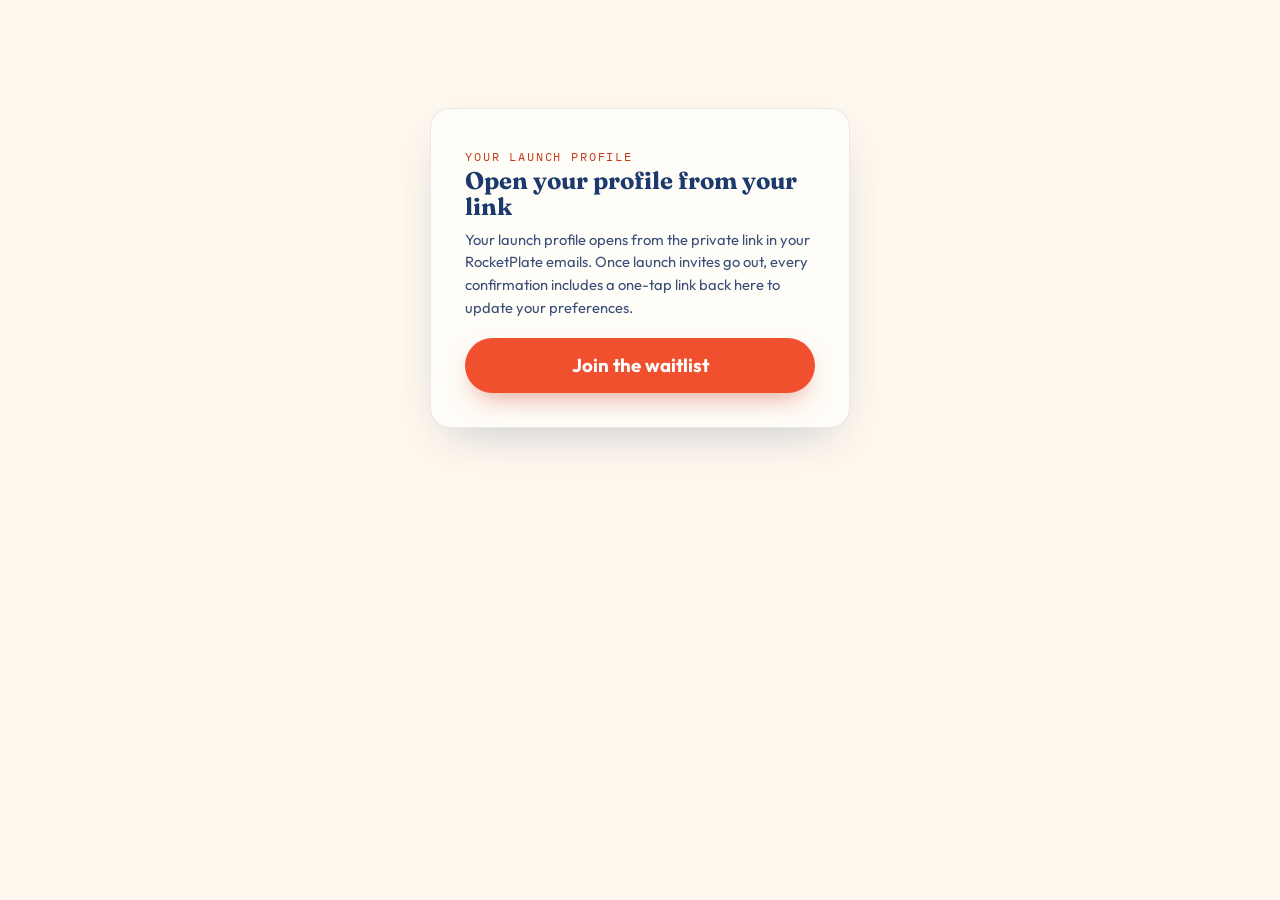
<file: account/index.html>
<!DOCTYPE html>
<html lang="en">
<head>
<meta charset="UTF-8">
<meta name="viewport" content="width=device-width, initial-scale=1.0">
<meta name="robots" content="noindex, nofollow">
<title>RocketPlate — Your launch profile</title>
<link rel="preconnect" href="https://fonts.googleapis.com">
<link rel="preconnect" href="https://fonts.gstatic.com" crossorigin>
<link href="https://fonts.googleapis.com/css2?family=Fraunces:opsz,wght@9..144,600;9..144,700&family=Outfit:wght@400;500;600;700&family=IBM+Plex+Mono:wght@500&display=swap" rel="stylesheet">
<link rel="stylesheet" href="../dash.css">
</head>
<body>

<!-- no-token state -->
<div id="need" class="gate" hidden>
  <span class="eyebrow">Your launch profile</span>
  <h1>Open your profile from your link</h1>
  <p>Your launch profile opens from the private link in your RocketPlate emails. Once launch invites go out, every confirmation includes a one-tap link back here to update your preferences.</p>
  <a class="btn btn-primary" href="https://rocketplate.netlify.app/#join" style="width:100%">Join the waitlist</a>
</div>

<!-- loading -->
<div id="loading" class="loading">Opening your launch profile…</div>

<!-- profile -->
<div id="profile" class="wrap" hidden>
  <div class="topbar">
    <div class="brand"><img src="../assets/brand-logo.png" style="height:34px;width:auto" alt="">Launch profile</div>
    <a class="btn btn-ghost btn-sm" href="https://rocketplate.netlify.app/">Back to RocketPlate</a>
  </div>

  <div class="panel">
    <h2 id="hello">Welcome back</h2>
    <p class="muted" style="font-size:.9rem;margin-top:-6px">You're on the launch list. Keep your preferences fresh so we plan your zone right.</p>
    <div class="stat-grid" id="profStats" style="margin-top:18px;margin-bottom:0"></div>
  </div>

  <form id="prefForm" class="panel">
    <h2>Your preferences</h2>
    <div class="row2">
      <div class="field"><label for="p-plan">Weekly plan</label>
        <select id="p-plan"><option value="5_meals">5 meals / week</option><option value="7_meals">7 meals / week</option><option value="not_sure">Not sure yet</option></select></div>
      <div class="field"><label for="p-household">Household</label>
        <select id="p-household"><option value="individual">Individual</option><option value="couple">Couple</option><option value="family">Family</option><option value="office">Office</option><option value="student">Student</option><option value="senior">Senior</option><option value="other">Other</option></select></div>
      <div class="field"><label for="p-zip">ZIP code</label><input id="p-zip" inputmode="numeric" maxlength="10"></div>
      <div class="field"><label for="p-phone">Mobile phone</label><input id="p-phone" type="tel"></div>
      <div class="field"><label for="p-neighborhood">Neighborhood</label><input id="p-neighborhood"></div>
      <div class="field"><label for="p-feeding">Feeding how many?</label>
        <select id="p-feeding"><option value="">—</option><option value="1">Just me</option><option value="2">2</option><option value="3-4">3–4</option><option value="5+">5 or more</option></select></div>
    </div>
    <div class="field"><label>Cuisine interests</label>
      <div class="chip-group" id="p-cuisine">
        <label><input type="checkbox" value="cuban_latin"> 🥟 Cuban / Latin</label>
        <label><input type="checkbox" value="bbq"> 🔥 BBQ</label>
        <label><input type="checkbox" value="italian"> 🍝 Italian</label>
        <label><input type="checkbox" value="mexican"> 🌮 Mexican</label>
        <label><input type="checkbox" value="asian_fusion"> 🥡 Asian fusion</label>
        <label><input type="checkbox" value="burgers"> 🍔 Burgers</label>
        <label><input type="checkbox" value="seafood"> 🦐 Seafood</label>
        <label><input type="checkbox" value="healthy_light"> 🥗 Healthy / light</label>
        <label><input type="checkbox" value="surprise_me"> 🎁 Surprise me</label>
      </div>
    </div>
    <div class="field"><label for="p-dietary">Dietary preferences</label><input id="p-dietary" placeholder="e.g. no pork, gluten-free"></div>
    <div class="field"><label for="p-timeline">If your area launches, you'd subscribe…</label>
      <select id="p-timeline"><option value="">—</option><option value="immediately">Immediately</option><option value="within_month">Within a month</option><option value="within_3_months">Within 3 months</option><option value="just_curious">Just curious for now</option></select></div>
    <label class="consent"><input type="checkbox" id="p-founding"> <span>I want <b>Founding 100 access</b> when my zone launches.</span></label>
    <label class="consent"><input type="checkbox" id="p-sms"> <span>Text me time-sensitive launch news (optional).</span></label>
    <div style="margin-top:18px;display:flex;gap:12px;align-items:center;flex-wrap:wrap">
      <button type="submit" class="btn btn-primary" id="saveBtn">Save my preferences</button>
      <span class="ok" id="saveMsg" style="margin-top:0"></span>
    </div>
  </form>

  <div class="panel" id="refPanel">
    <h2>Move your ZIP up the launch map</h2>
    <p class="muted" style="font-size:.9rem;margin-top:-6px;margin-bottom:14px">Launch order is set by demand. Share your link — every neighbor who joins with it moves your area up.</p>
    <div style="display:flex;gap:8px;flex-wrap:wrap;align-items:center">
      <input id="refLink" readonly style="flex:1;min-width:220px;font-family:var(--font-mono);font-size:.82rem">
      <button class="btn btn-ghost btn-sm" id="copyRef" type="button">Copy link</button>
      <span class="stat" style="padding:10px 16px"><span class="n" id="refCount" style="font-size:1.4rem">0</span><span class="l">neighbors joined</span></span>
    </div>
    <div class="ok" id="copyMsg"></div>
  </div>
</div>

<script>
const SB = { url:"https://uhmyjevtfrynunxfsyof.supabase.co", key:"sb_publishable_wsUbTQXWP3dYHyJDbhOmEQ_LSEPOZfO" };
const SITE = "https://rocketplate.netlify.app/"; /* swap to https://www.rocketplate.io/ when DNS is live */
const $ = s => document.querySelector(s);
const esc = s => String(s==null?"":s).replace(/[&<>"]/g,c=>({"&":"&amp;","<":"&lt;",">":"&gt;",'"':"&quot;"}[c]));
const token = new URLSearchParams(location.search).get("token");
const planLabel = {"5_meals":"5 meals/week","7_meals":"7 meals/week","not_sure":"Undecided"};
const zoneLabel = {priority:"Priority launch zone",nearby:"Nearby future zone",not_yet:"Not in pilot yet"};

async function rpc(fn, body){
  const r = await fetch(`${SB.url}/rest/v1/rpc/${fn}`,{
    method:"POST", headers:{"Content-Type":"application/json","apikey":SB.key,"Authorization":`Bearer ${SB.key}`},
    body:JSON.stringify(body)
  });
  if(!r.ok){ let m=""; try{m=(await r.json()).message||"";}catch{} throw new Error(m||("HTTP "+r.status)); }
  return r.json();
}

function fill(l){
  $("#hello").textContent = `Welcome back, ${l.first_name}`;
  $("#profStats").innerHTML = `
    <div class="stat"><div class="n" style="font-size:1.5rem">${planLabel[l.interested_plan]||"—"}</div><div class="l">Current plan</div></div>
    <div class="stat"><div class="n" style="font-size:1.5rem">${esc(l.zip_code)}</div><div class="l">ZIP · ${zoneLabel[l.launch_zone_status]||"on the map"}</div></div>
    <div class="stat ${l.founding_100_interest?'warm':''}"><div class="n" style="font-size:1.5rem">${l.founding_100_interest?"Yes ★":"No"}</div><div class="l">Founding 100</div></div>`;
  $("#p-plan").value = l.interested_plan||"not_sure";
  $("#p-household").value = l.household_type||"other";
  $("#p-zip").value = l.zip_code||"";
  $("#p-phone").value = l.phone||"";
  $("#p-neighborhood").value = l.neighborhood||"";
  $("#p-feeding").value = l.feeding_count||"";
  $("#p-dietary").value = l.dietary_preferences||"";
  $("#p-timeline").value = l.subscribe_timeline||"";
  $("#p-founding").checked = !!l.founding_100_interest;
  $("#p-sms").checked = !!l.sms_consent;
  (l.cuisine_interests||[]).forEach(c=>{ const b=document.querySelector(`#p-cuisine input[value="${c}"]`); if(b) b.checked=true; });
  const link = SITE + "?ref=" + (l.referral_code||"");
  $("#refLink").value = link;
  $("#refCount").textContent = l.referral_count||0;
  if(!l.referral_code) $("#refPanel").hidden = true;
}

async function boot(){
  if(!token){ $("#loading").hidden=true; $("#need").hidden=false; return; }
  try{
    const l = await rpc("get_my_lead", { p_token: token });
    fill(l);
    $("#loading").hidden=true; $("#profile").hidden=false;
    /* keep the token in memory only — scrub it from the address bar/history */
    history.replaceState(null, "", location.pathname);
  }catch(e){
    $("#loading").hidden=true; $("#need").hidden=false;
    if(String(e.message).includes("not_found")) $("#need").querySelector("h1").textContent = "That link didn't match a profile";
  }
}

$("#prefForm").addEventListener("submit", async e=>{
  e.preventDefault();
  const btn = $("#saveBtn"), msg = $("#saveMsg");
  btn.disabled = true; msg.className="ok"; msg.textContent="";
  const prefs = {
    interested_plan: $("#p-plan").value,
    household_type: $("#p-household").value,
    zip_code: $("#p-zip").value.trim(),
    phone: $("#p-phone").value.trim(),
    neighborhood: $("#p-neighborhood").value.trim(),
    feeding_count: $("#p-feeding").value,
    dietary_preferences: $("#p-dietary").value.trim(),
    subscribe_timeline: $("#p-timeline").value,
    founding_100_interest: $("#p-founding").checked,
    sms_consent: $("#p-sms").checked,
    cuisine_interests: [...document.querySelectorAll('#p-cuisine input:checked')].map(i=>i.value)
  };
  try{
    await rpc("update_my_lead", { p_token: token, p: prefs });
    const l = await rpc("get_my_lead", { p_token: token });
    fill(l);
    msg.textContent = "Saved. 🚀";
  }catch(err){
    msg.className="err"; msg.textContent = "Couldn't save — try again in a moment.";
  }finally{ btn.disabled=false; }
});

$("#copyRef").addEventListener("click", async ()=>{
  try{ await navigator.clipboard.writeText($("#refLink").value); }
  catch{ $("#refLink").select(); document.execCommand("copy"); }
  $("#copyMsg").textContent = "Copied — go recruit those neighbors. 🛰️";
});

boot();
</script>
</body>
</html>
</file>
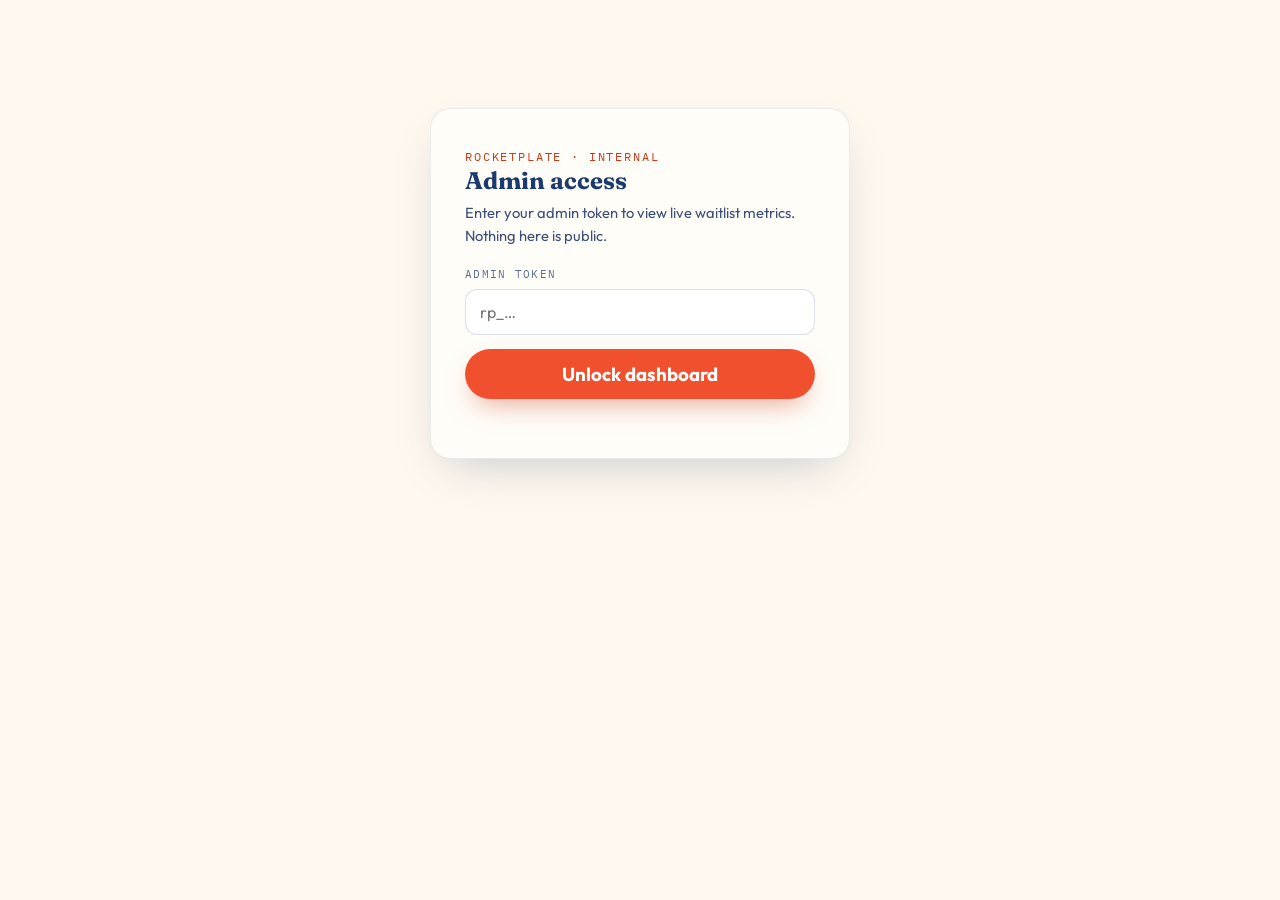
<file: admin/index.html>
<!DOCTYPE html>
<html lang="en">
<head>
<meta charset="UTF-8">
<meta name="viewport" content="width=device-width, initial-scale=1.0">
<meta name="robots" content="noindex, nofollow">
<title>RocketPlate — Admin</title>
<link rel="preconnect" href="https://fonts.googleapis.com">
<link rel="preconnect" href="https://fonts.gstatic.com" crossorigin>
<link href="https://fonts.googleapis.com/css2?family=Fraunces:opsz,wght@9..144,600;9..144,700&family=Outfit:wght@400;500;600;700&family=IBM+Plex+Mono:wght@500&display=swap" rel="stylesheet">
<link rel="stylesheet" href="../dash.css">
</head>
<body>

<!-- gate -->
<div id="gate" class="gate">
  <span class="eyebrow">RocketPlate · Internal</span>
  <h1>Admin access</h1>
  <p>Enter your admin token to view live waitlist metrics. Nothing here is public.</p>
  <form id="gateForm">
    <div class="field">
      <label for="tok">Admin token</label>
      <input id="tok" type="password" autocomplete="off" placeholder="rp_…" required>
    </div>
    <button type="submit" class="btn btn-primary" style="width:100%">Unlock dashboard</button>
    <div class="err" id="gateErr"></div>
  </form>
</div>

<!-- dashboard -->
<div id="dash" class="wrap" hidden>
  <div class="topbar">
    <div class="brand"><img src="../assets/brand-logo.png" style="height:34px;width:auto" alt="">Admin</div>
    <div style="display:flex;gap:10px;align-items:center">
      <span class="mono muted" id="stamp" style="font-size:.74rem"></span>
      <button class="btn btn-ghost btn-sm" id="refreshBtn">Refresh</button>
      <button class="btn btn-ghost btn-sm" id="csvLeads">Export leads CSV</button>
      <button class="btn btn-ghost btn-sm" id="csvPartners">Export partners CSV</button>
      <button class="btn btn-ghost btn-sm" id="logoutBtn">Lock</button>
    </div>
  </div>

  <div class="stat-grid" id="stats"></div>

  <div class="row2">
    <div class="panel"><h2>Leads by launch zone</h2><div class="bars" id="zoneBars"></div></div>
    <div class="panel"><h2>Leads by role</h2><div class="bars" id="roleBars"></div></div>
  </div>

  <div class="row2">
    <div class="panel"><h2>Cuisine demand</h2><div class="bars" id="cuisineBars"></div></div>
    <div class="panel"><h2>By source site</h2><div class="bars" id="variantBars"></div></div>
  </div>

  <div class="panel">
    <h2>Leads by ZIP <span class="cnt" id="zipCnt"></span></h2>
    <div class="scroll-x"><table class="tbl" id="zipTbl"></table></div>
  </div>

  <div class="panel">
    <h2>Launch zones <span class="cnt">seeded pilot map</span></h2>
    <div class="scroll-x"><table class="tbl" id="zoneTbl"></table></div>
  </div>

  <div class="panel">
    <h2>Restaurant partner applications <span class="cnt" id="partnerCnt"></span></h2>
    <div class="scroll-x"><table class="tbl" id="partnerTbl"></table></div>
  </div>

  <div class="panel">
    <h2>Recent leads <span class="cnt">latest 50</span></h2>
    <div class="scroll-x"><table class="tbl" id="recentTbl"></table></div>
  </div>
</div>

<script>
const SB = { url:"https://uhmyjevtfrynunxfsyof.supabase.co", key:"sb_publishable_wsUbTQXWP3dYHyJDbhOmEQ_LSEPOZfO" };
const $ = s => document.querySelector(s);
const esc = s => String(s==null?"":s).replace(/[&<>"]/g,c=>({"&":"&amp;","<":"&lt;",">":"&gt;",'"':"&quot;"}[c]));
let TOKEN = sessionStorage.getItem("rp_admin") || "";

async function rpc(fn, body){
  const r = await fetch(`${SB.url}/rest/v1/rpc/${fn}`,{
    method:"POST",
    headers:{"Content-Type":"application/json","apikey":SB.key,"Authorization":`Bearer ${SB.key}`},
    body:JSON.stringify(body)
  });
  if(!r.ok){ let m=""; try{m=(await r.json()).message||"";}catch{} throw new Error(m||("HTTP "+r.status)); }
  return r.json();
}

function bars(el, obj, {sortDesc=true}={}){
  const entries = Array.isArray(obj) ? obj : Object.entries(obj).map(([k,v])=>({k,v}));
  const norm = entries.map(e => Array.isArray(e)?{k:e[0],v:e[1]}:e);
  if(sortDesc) norm.sort((a,b)=>b.v-a.v);
  const max = Math.max(1,...norm.map(e=>e.v));
  el.innerHTML = norm.length ? norm.map(e=>`
    <div class="bar-row"><span class="k">${esc(e.k)}</span>
    <span class="track"><span class="fill" style="width:${(e.v/max*100).toFixed(1)}%"></span></span>
    <span class="v">${e.v}</span></div>`).join("") : `<div class="muted" style="font-size:.85rem">No data yet.</div>`;
}

function render(d){
  const t = d.totals;
  $("#stats").innerHTML = `
    <div class="stat"><div class="n">${t.leads}</div><div class="l">Total leads</div></div>
    <div class="stat warm"><div class="n">${t.founding_interest}</div><div class="l">Founding 100 interest</div></div>
    <div class="stat"><div class="n">${t.sms_opt_in}</div><div class="l">SMS opt-in</div></div>
    <div class="stat"><div class="n">${t.last_7d}</div><div class="l">Last 7 days</div></div>
    <div class="stat hot"><div class="n">${d.partner_apps}</div><div class="l">Partner applications</div></div>`;

  const zoneLabels = {priority:"Priority zone",nearby:"Nearby zone",not_yet:"Outside pilot",unknown:"Unknown"};
  bars($("#zoneBars"), Object.entries(d.by_zone).map(([k,v])=>({k:zoneLabels[k]||k,v})));
  const roleLabels = {customer:"Customers",restaurant_owner:"Restaurant owners",driver_operator:"Drivers/ops",investor_press:"Investor/press",other:"Other"};
  bars($("#roleBars"), Object.entries(d.by_role).map(([k,v])=>({k:roleLabels[k]||k,v})));
  bars($("#cuisineBars"), d.cuisine.map(c=>({k:c.cuisine,v:c.picks})));
  bars($("#variantBars"), Object.entries(d.by_variant).map(([k,v])=>({k:k.replace("-v1","").replace("rocketplate-io","rocketplate.io").replace("gorocketplate","gorocketplate.com"),v})));

  $("#zipCnt").textContent = d.by_zip.length + " ZIPs";
  $("#zipTbl").innerHTML = `<tr><th>ZIP</th><th>Leads</th><th>Founding</th><th>Restaurant leads</th></tr>` +
    (d.by_zip.length ? d.by_zip.map(r=>`<tr><td class="mono">${esc(r.zip_code)}</td><td>${r.leads}</td><td>${r.founding_interest}</td><td>${r.restaurant_leads}</td></tr>`).join("")
      : `<tr><td colspan="4" class="muted">No leads yet.</td></tr>`);

  $("#zoneTbl").innerHTML = `<tr><th>ZIP</th><th>Neighborhood</th><th>Status</th><th>Priority</th><th>Leads</th><th>Partners</th><th>Target</th></tr>` +
    d.zones.map(z=>`<tr><td class="mono">${esc(z.zip_code)}</td><td>${esc(z.neighborhood||"—")}</td>
      <td><span class="tag ${z.status==='priority'?'priority':z.status==='nearby'?'nearby':'not_yet'}">${esc(z.status)}</span></td>
      <td>${z.priority_score}</td><td>${z.real_lead_count}</td><td>${z.restaurant_partner_count}</td>
      <td class="mono">${z.target_launch_date||"—"}</td></tr>`).join("");

  $("#partnerCnt").textContent = d.partner_apps + " total";
  $("#partnerTbl").innerHTML = `<tr><th>Applied</th><th>Business</th><th>Contact</th><th>Email</th><th>Cuisine</th><th>ZIP</th><th>Locations</th><th>2–4 PM?</th><th>Status</th></tr>` +
    (d.partners.length ? d.partners.map(p=>`<tr><td class="mono">${(p.created_at||"").slice(0,10)}</td><td>${esc(p.business_name)}</td>
      <td>${esc(p.contact_name)}</td><td>${esc(p.email)}</td><td>${esc(p.cuisine_type||"—")}</td><td class="mono">${esc(p.zip_code||"—")}</td>
      <td>${p.number_of_locations??"—"}</td><td>${p.can_batch_2_to_4_pm===true?"Yes":p.can_batch_2_to_4_pm===false?"No":"—"}</td>
      <td><span class="tag">${esc(p.status)}</span></td></tr>`).join("")
      : `<tr><td colspan="9" class="muted">No applications yet.</td></tr>`);

  $("#recentTbl").innerHTML = `<tr><th>When</th><th>Name</th><th>Email</th><th>ZIP</th><th>Role</th><th>Plan</th><th>Zone</th><th>F100</th><th>Refs</th><th>Source</th></tr>` +
    (d.recent_leads.length ? d.recent_leads.map(l=>`<tr><td class="mono">${(l.created_at||"").slice(0,16).replace("T"," ")}</td>
      <td>${esc(l.first_name)} ${esc(l.last_name)}</td><td>${esc(l.email)}</td><td class="mono">${esc(l.zip_code)}</td>
      <td>${esc(l.role)}</td><td>${esc(l.interested_plan||"—")}</td><td>${esc(l.launch_zone_status||"—")}</td>
      <td>${l.founding_100_interest?"★":""}</td><td>${l.referral_count||0}</td><td>${esc((l.source_domain||"").replace("www.",""))}</td></tr>`).join("")
      : `<tr><td colspan="10" class="muted">No leads yet.</td></tr>`);

  $("#stamp").textContent = "Loaded " + new Date().toLocaleTimeString();
}

async function load(){
  try{
    const d = await rpc("admin_dashboard", { p_token: TOKEN });
    $("#gate").hidden = true; $("#dash").hidden = false;
    render(d);
  }catch(e){
    if(String(e.message).includes("unauthorized")){
      sessionStorage.removeItem("rp_admin"); TOKEN="";
      $("#dash").hidden = true; $("#gate").hidden = false;
      $("#gateErr").textContent = "That token wasn't recognized.";
    }else{
      $("#gateErr").textContent = "Couldn't load: " + e.message;
    }
  }
}

function toCSV(rows){
  if(!rows.length) return "";
  const cols = Object.keys(rows[0]);
  const cell = v => {
    if(v==null) return "";
    let s = Array.isArray(v)?v.join("; "):String(v);
    if(/^[=+\-@\t\r]/.test(s)) s = "'" + s; /* neutralize spreadsheet formula/DDE injection */
    return /[",\n]/.test(s)?'"'+s.replace(/"/g,'""')+'"':s;
  };
  return [cols.join(","), ...rows.map(r=>cols.map(c=>cell(r[c])).join(","))].join("\n");
}
async function download(fn, csv, name){
  const csvText = toCSV(await rpc(fn,{p_token:TOKEN}));
  const blob = new Blob([csvText],{type:"text/csv"});
  const a = document.createElement("a");
  a.href = URL.createObjectURL(blob);
  a.download = `rocketplate-${name}-${new Date().toISOString().slice(0,10)}.csv`;
  a.click(); URL.revokeObjectURL(a.href);
}

$("#gateForm").addEventListener("submit", e=>{
  e.preventDefault();
  TOKEN = $("#tok").value.trim();
  sessionStorage.setItem("rp_admin", TOKEN);
  $("#gateErr").textContent = "";
  load();
});
$("#refreshBtn").addEventListener("click", load);
$("#logoutBtn").addEventListener("click", ()=>{ sessionStorage.removeItem("rp_admin"); location.reload(); });
$("#csvLeads").addEventListener("click", ()=>download("admin_export_leads",null,"leads").catch(e=>alert(e.message)));
$("#csvPartners").addEventListener("click", ()=>download("admin_export_partners",null,"partners").catch(e=>alert(e.message)));

if(TOKEN) load();
</script>
</body>
</html>
</file>
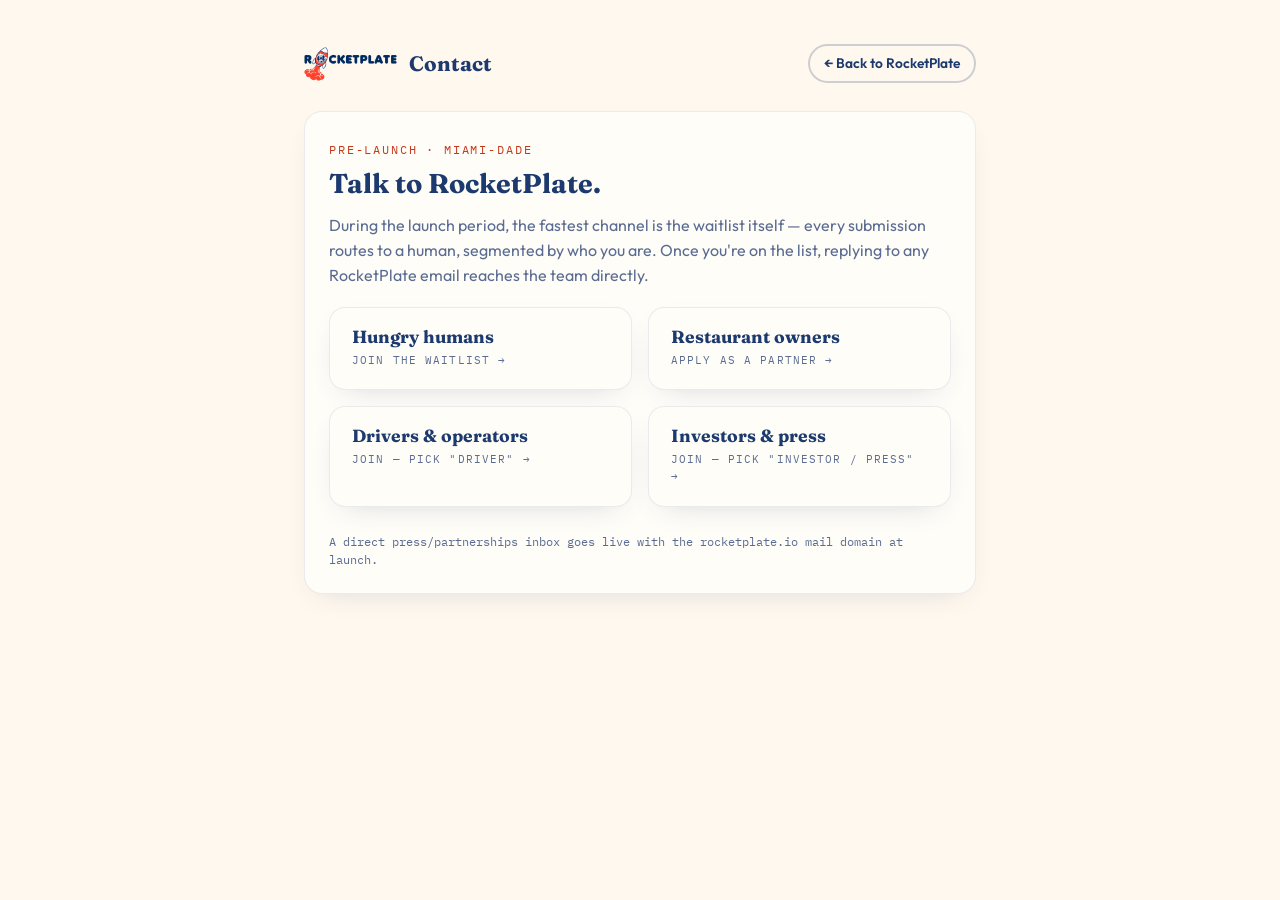
<file: contact/index.html>
<!DOCTYPE html>
<html lang="en">
<head>
<meta charset="UTF-8">
<meta name="viewport" content="width=device-width, initial-scale=1.0">
<title>Contact — RocketPlate</title>
<meta name="description" content="Reach the RocketPlate team: subscribers, restaurant partners, drivers, investors, and press.">
<link rel="icon" href="../assets/favicon-64.png">
<link rel="apple-touch-icon" href="../assets/apple-touch-icon.png">
<link rel="preconnect" href="https://fonts.googleapis.com">
<link rel="preconnect" href="https://fonts.gstatic.com" crossorigin>
<link href="https://fonts.googleapis.com/css2?family=Fraunces:opsz,wght@9..144,600;9..144,700&family=Outfit:wght@400;500;600&family=IBM+Plex+Mono:wght@500&display=swap" rel="stylesheet">
<link rel="stylesheet" href="../dash.css">
</head>
<body>
<div class="wrap" style="max-width:760px">
  <div class="topbar">
    <a class="brand" href="../" style="text-decoration:none"><img src="../assets/brand-logo.png" style="height:34px;width:auto" alt="RocketPlate">Contact</a>
    <a class="btn btn-ghost btn-sm" href="../">← Back to RocketPlate</a>
  </div>
  <div class="panel">
    <span class="eyebrow">Pre-launch · Miami-Dade</span>
    <h1 style="font-size:1.7rem;margin:8px 0 14px">Talk to RocketPlate.</h1>
    <p class="muted" style="margin-bottom:20px">During the launch period, the fastest channel is the waitlist itself — every submission routes to a human, segmented by who you are. Once you're on the list, replying to any RocketPlate email reaches the team directly.</p>
    <div class="stat-grid" style="grid-template-columns:1fr 1fr">
      <a class="stat" href="../#join" style="text-decoration:none"><div class="n" style="font-size:1.1rem">Hungry humans</div><div class="l">Join the waitlist →</div></a>
      <a class="stat" href="../partners/" style="text-decoration:none"><div class="n" style="font-size:1.1rem">Restaurant owners</div><div class="l">Apply as a partner →</div></a>
      <a class="stat" href="../#join" style="text-decoration:none"><div class="n" style="font-size:1.1rem">Drivers &amp; operators</div><div class="l">Join — pick "Driver" →</div></a>
      <a class="stat" href="../#join" style="text-decoration:none"><div class="n" style="font-size:1.1rem">Investors &amp; press</div><div class="l">Join — pick "Investor / Press" →</div></a>
    </div>
    <p class="mono muted" style="font-size:.74rem;margin-top:20px">A direct press/partnerships inbox goes live with the rocketplate.io mail domain at launch.</p>
  </div>
</div>
</body>
</html>
</file>
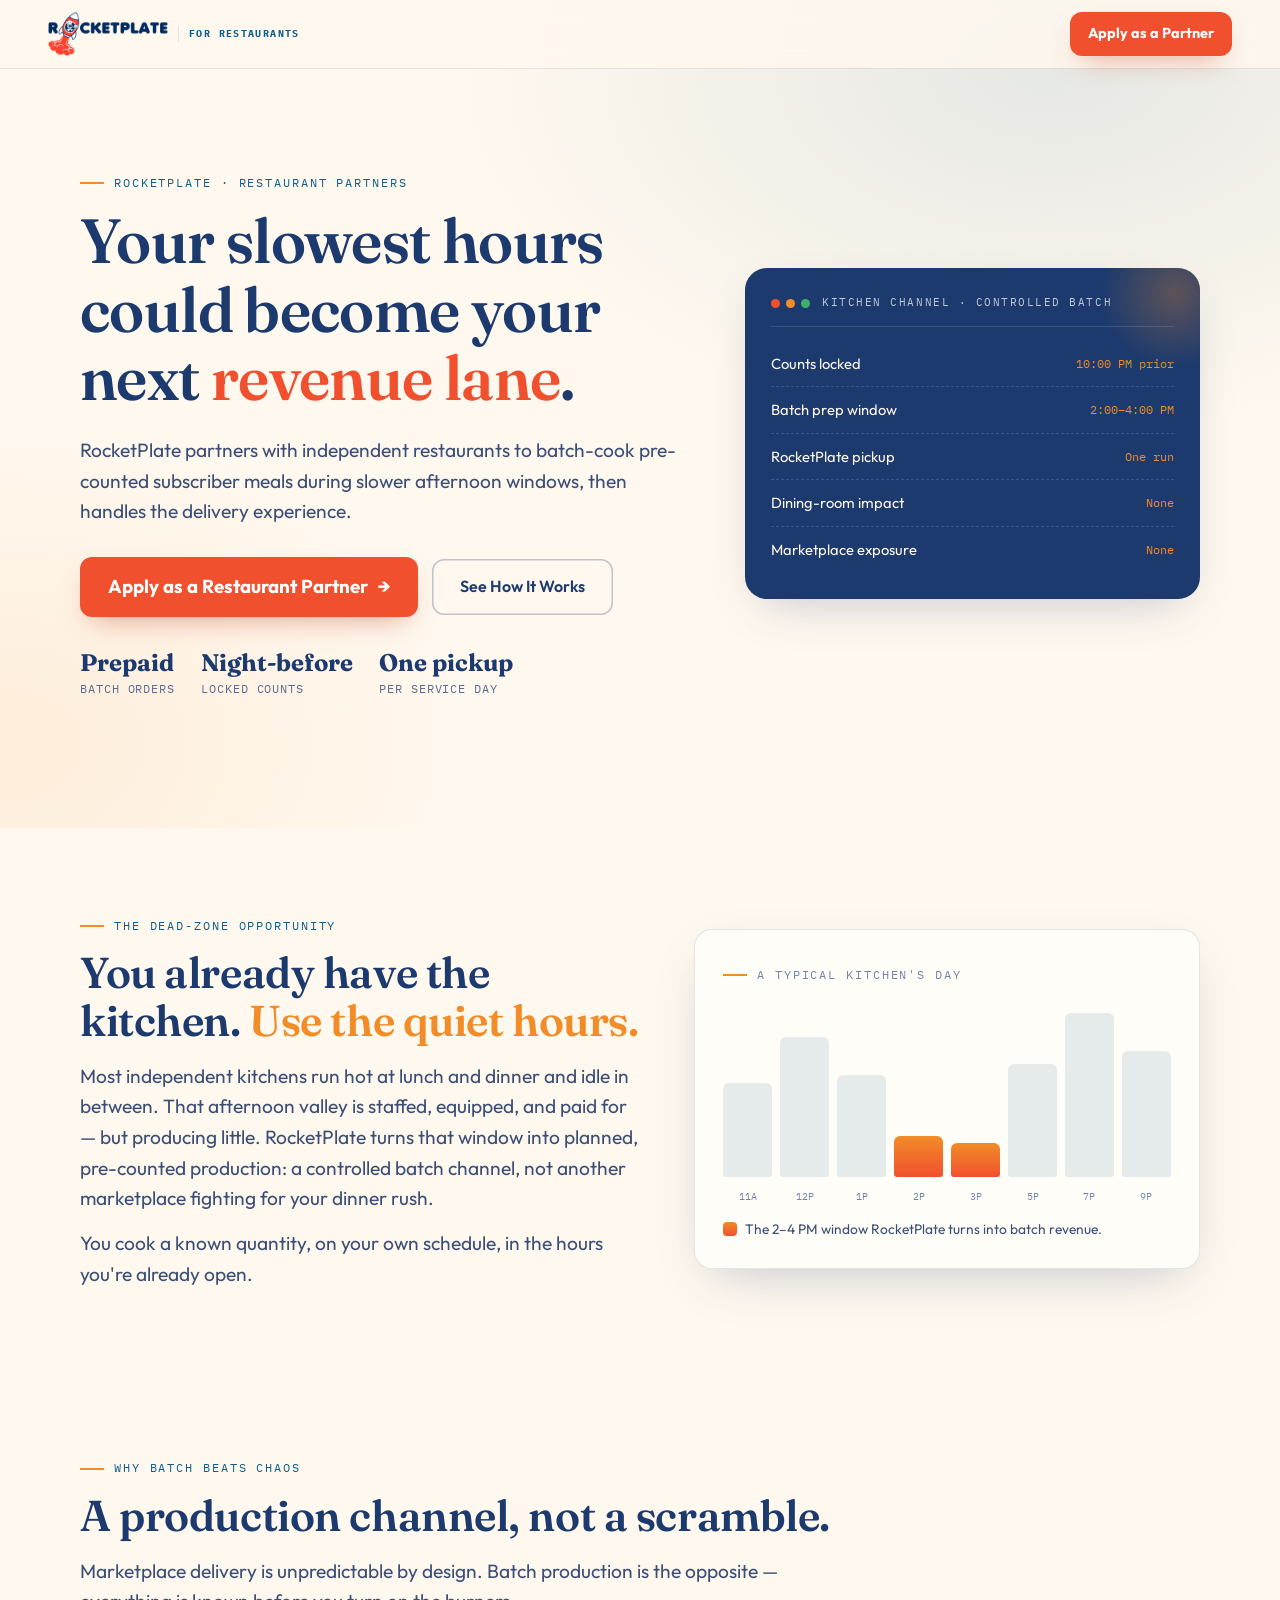
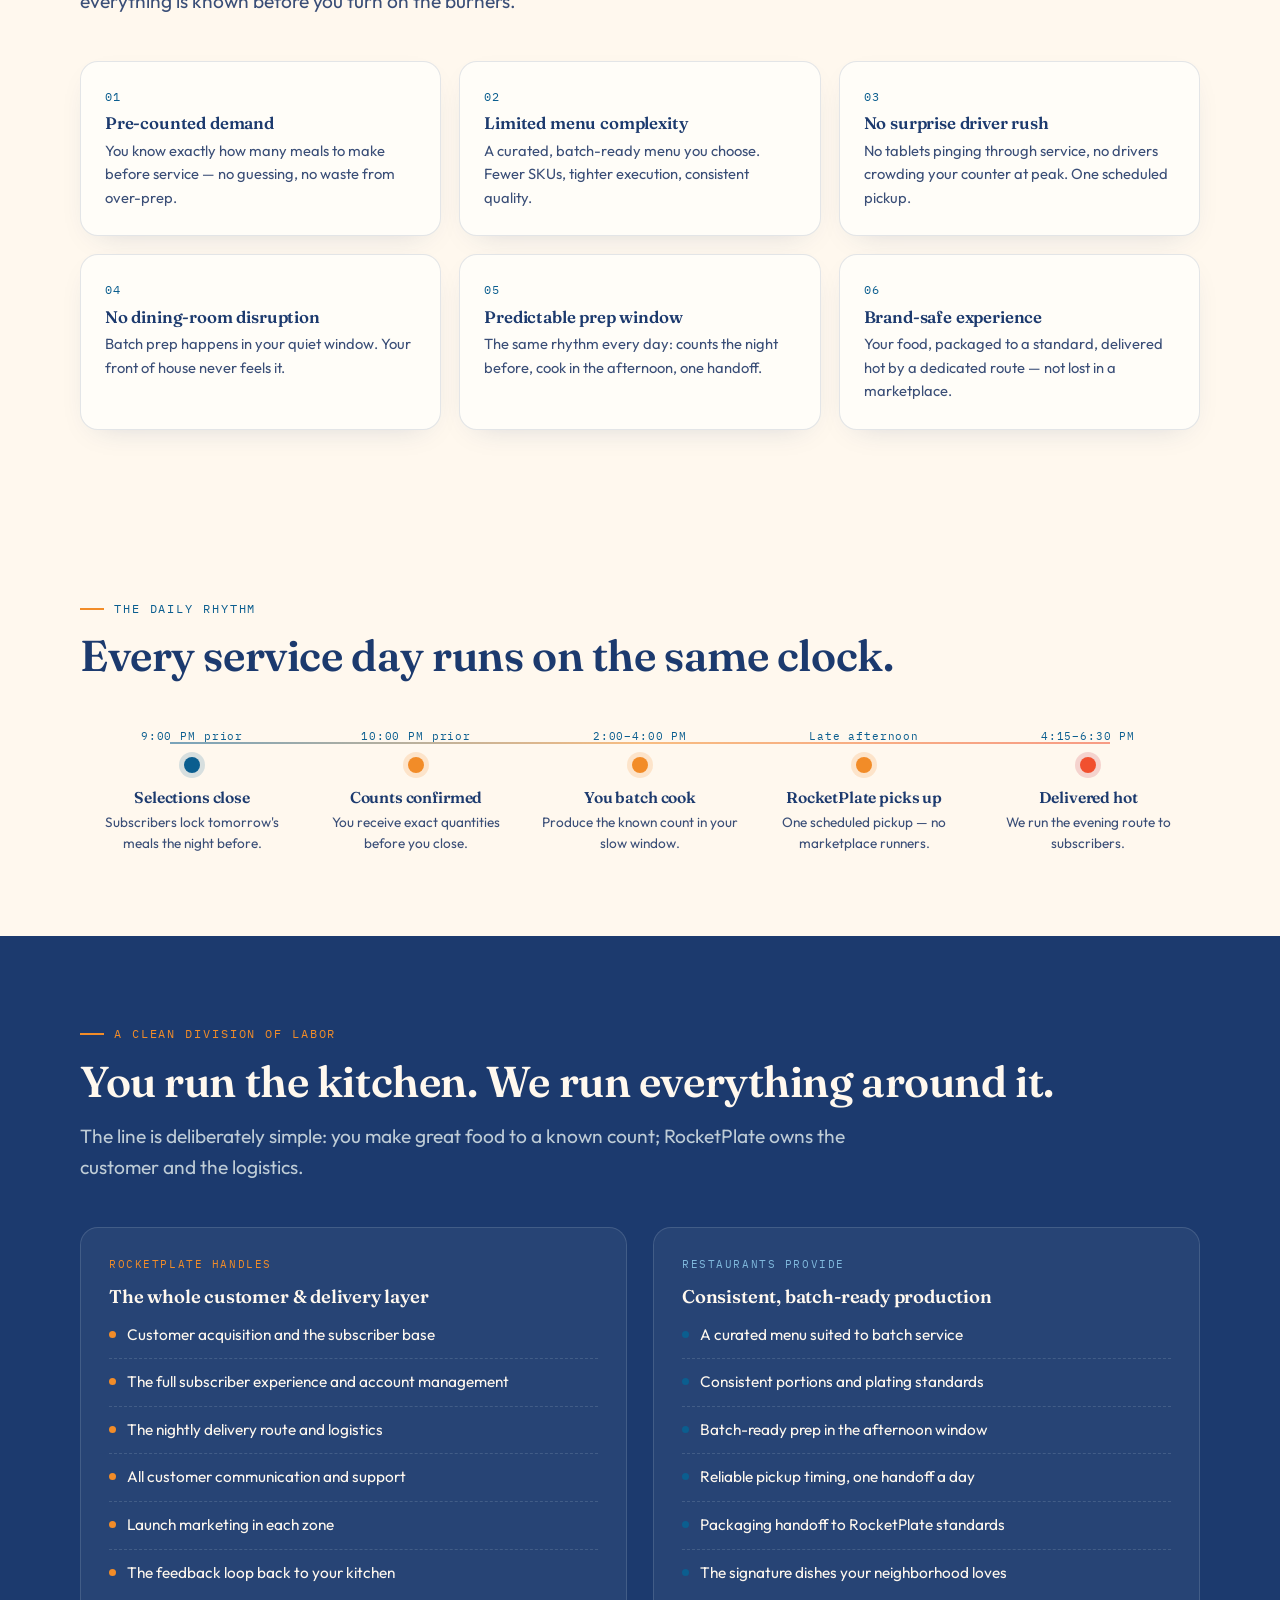
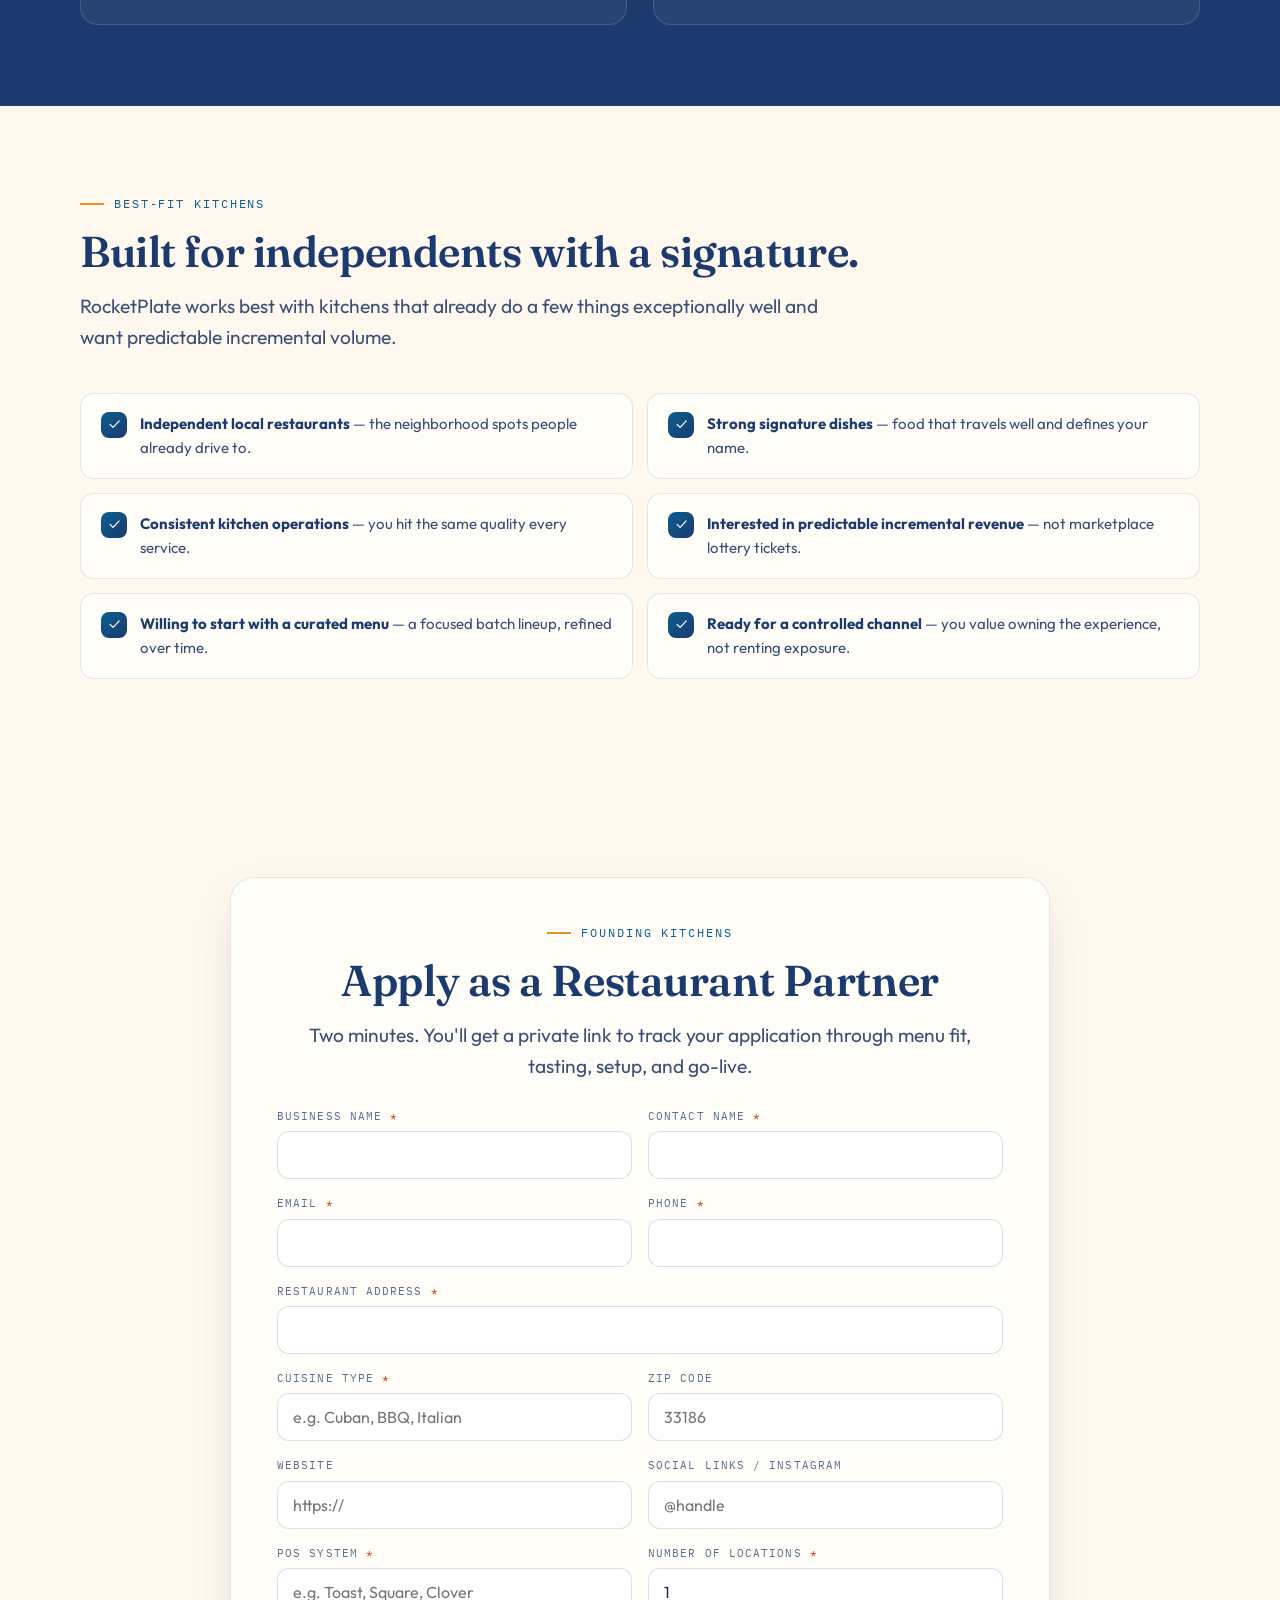
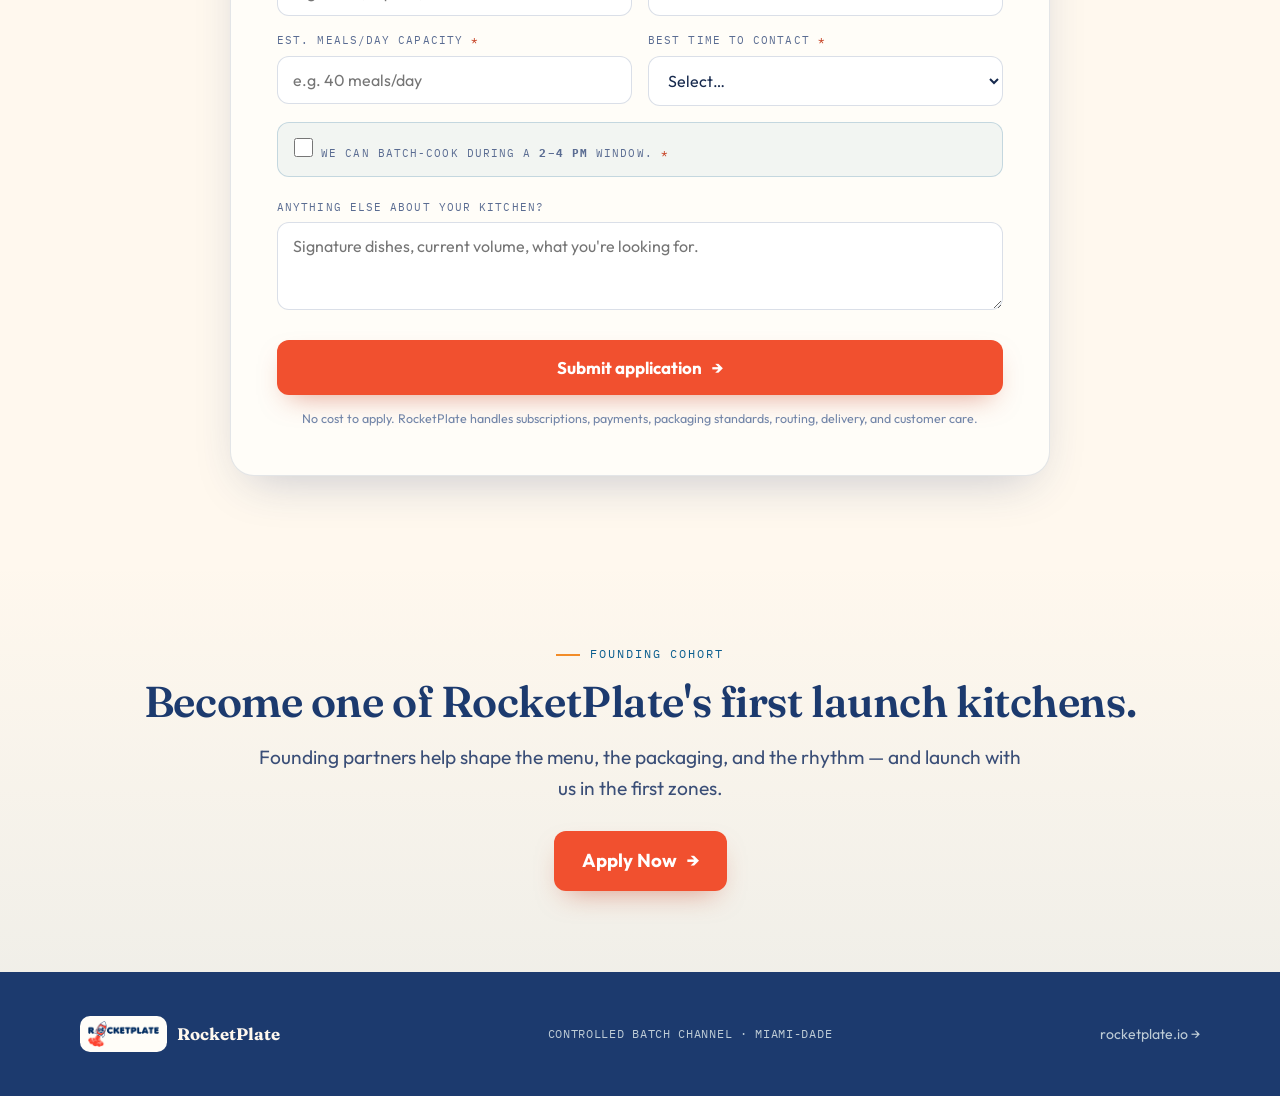
<file: partner/index.html>
<!DOCTYPE html>
<html lang="en">
<head>
<meta charset="UTF-8">
<meta name="robots" content="noindex">
<title>RocketPlate for Restaurants</title>
<script>
/* /partner moved to /partners — preserve any ?token status link */
location.replace("/partners/" + location.search);
</script>
<meta http-equiv="refresh" content="0;url=/partners/">
</head>
<body>
<p style="font-family:system-ui,sans-serif;padding:40px">Redirecting to <a href="/partners/">the RocketPlate partner program</a>…</p>
</body>
</html>
</file>
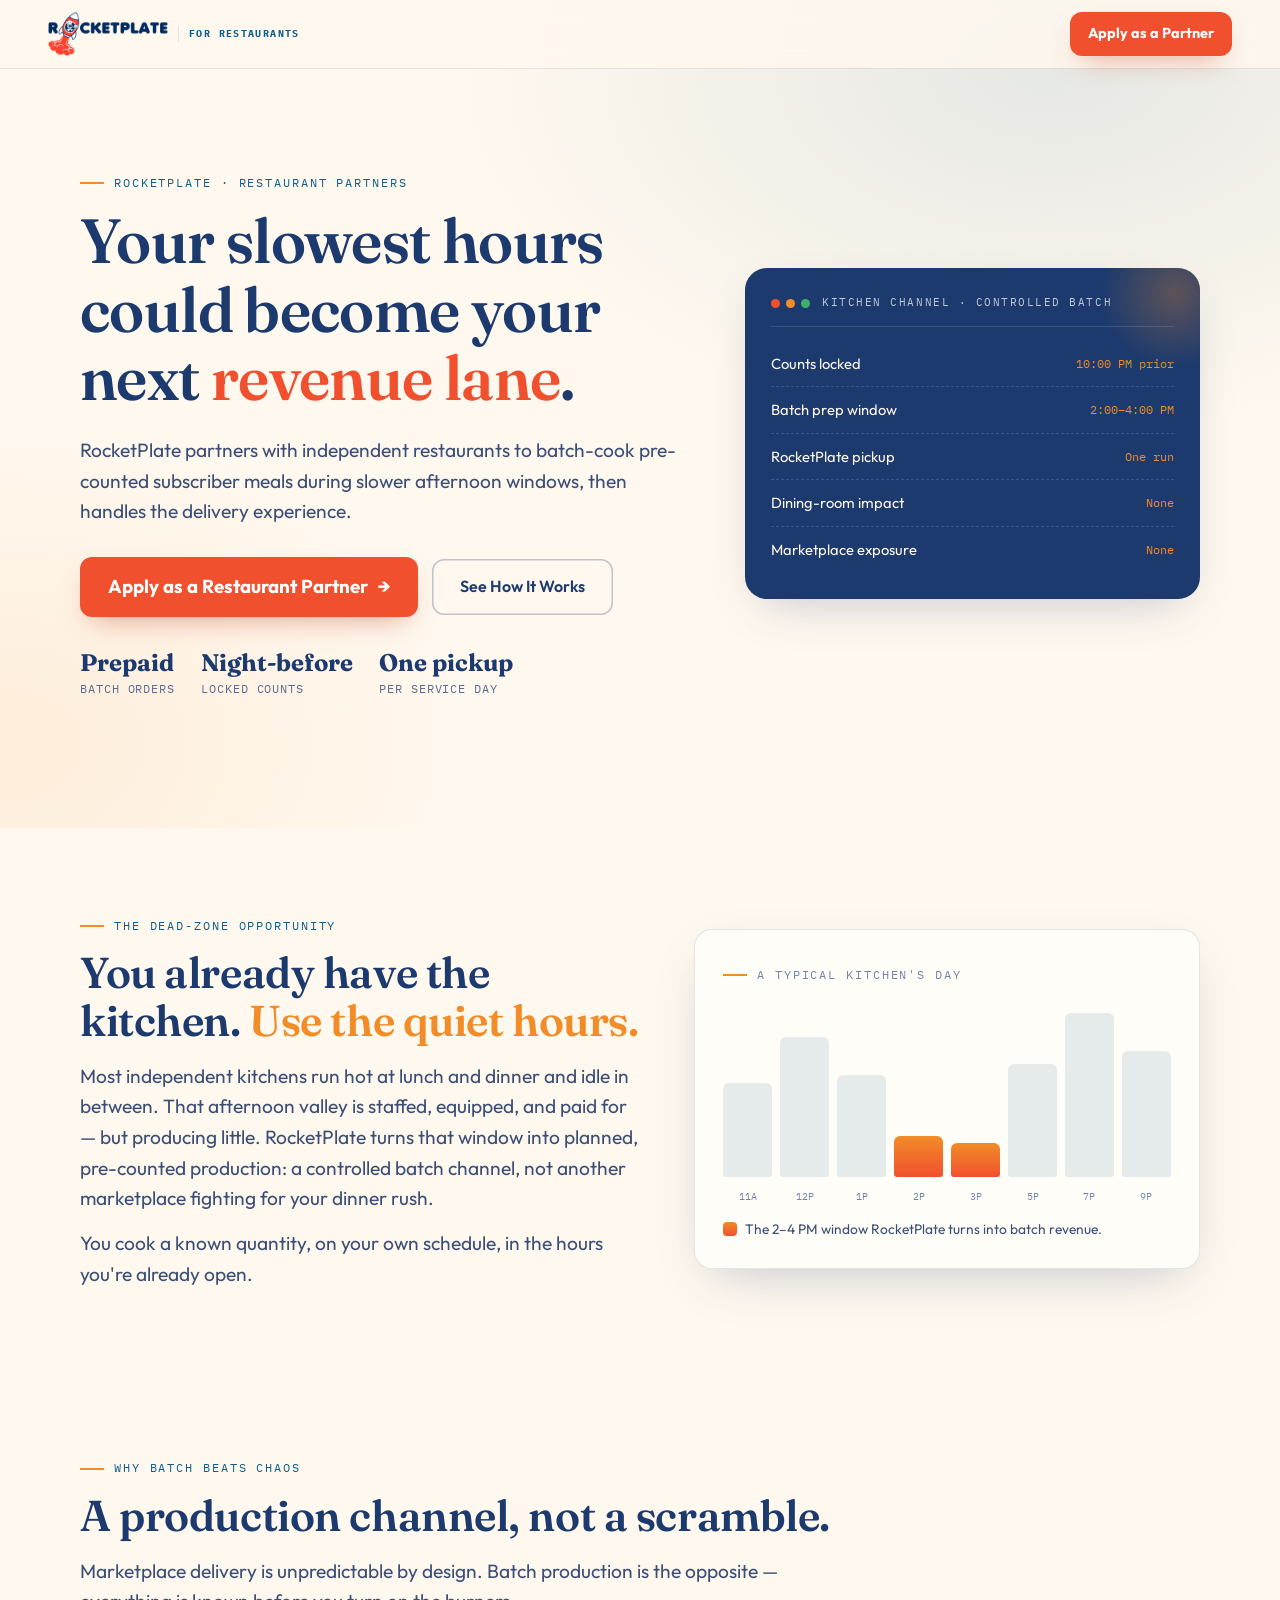
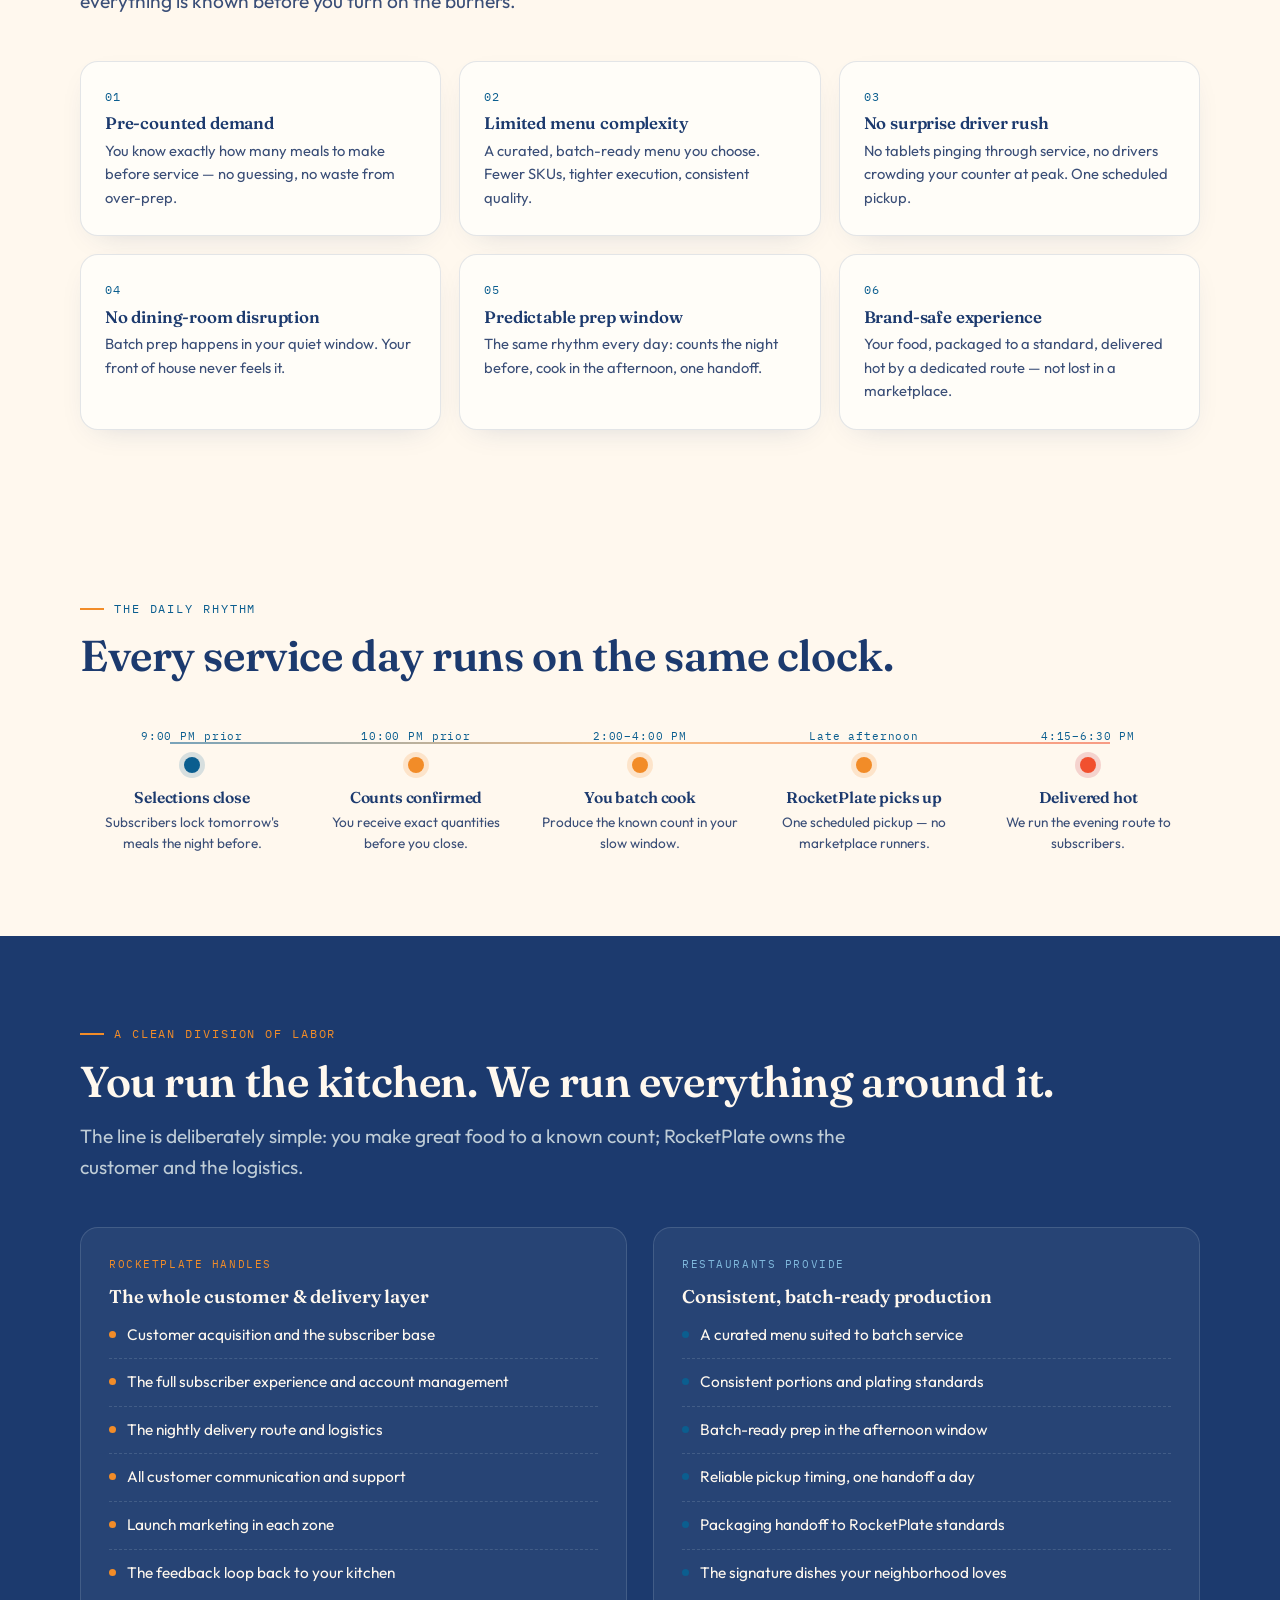
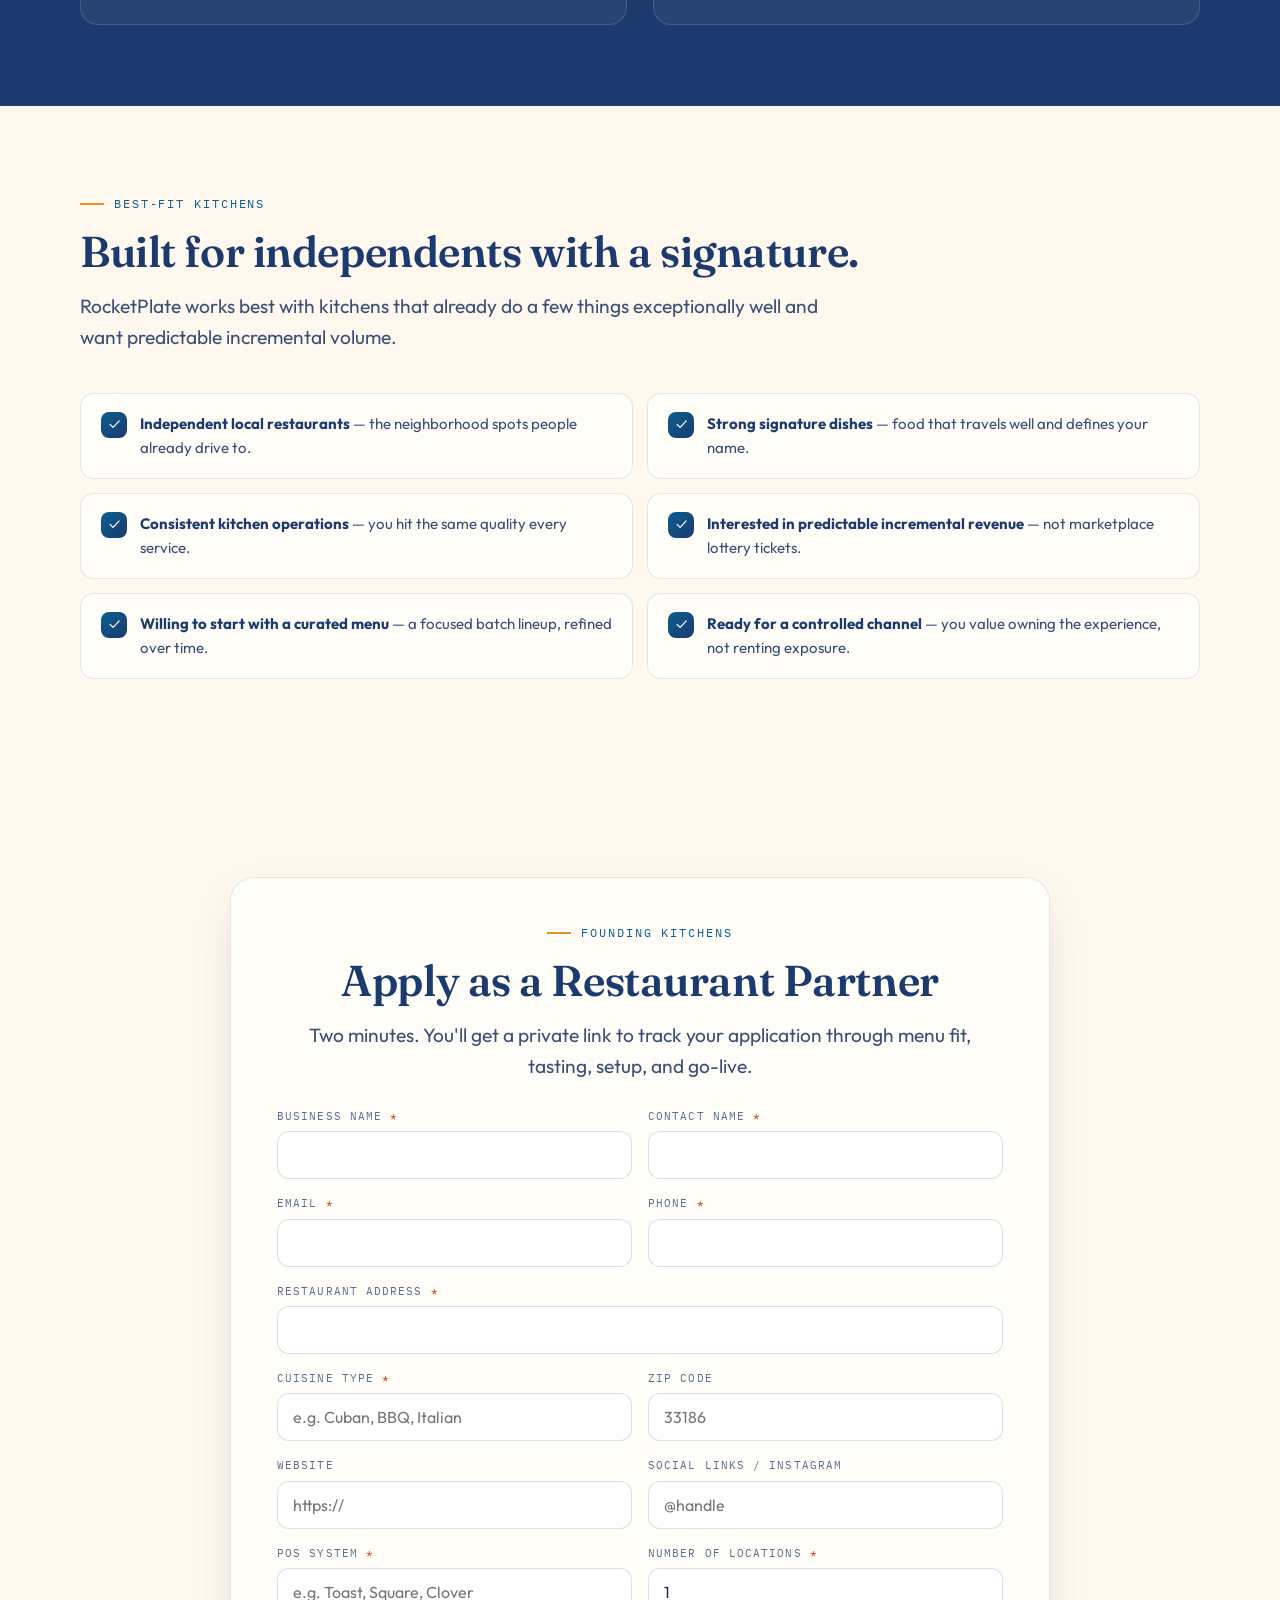
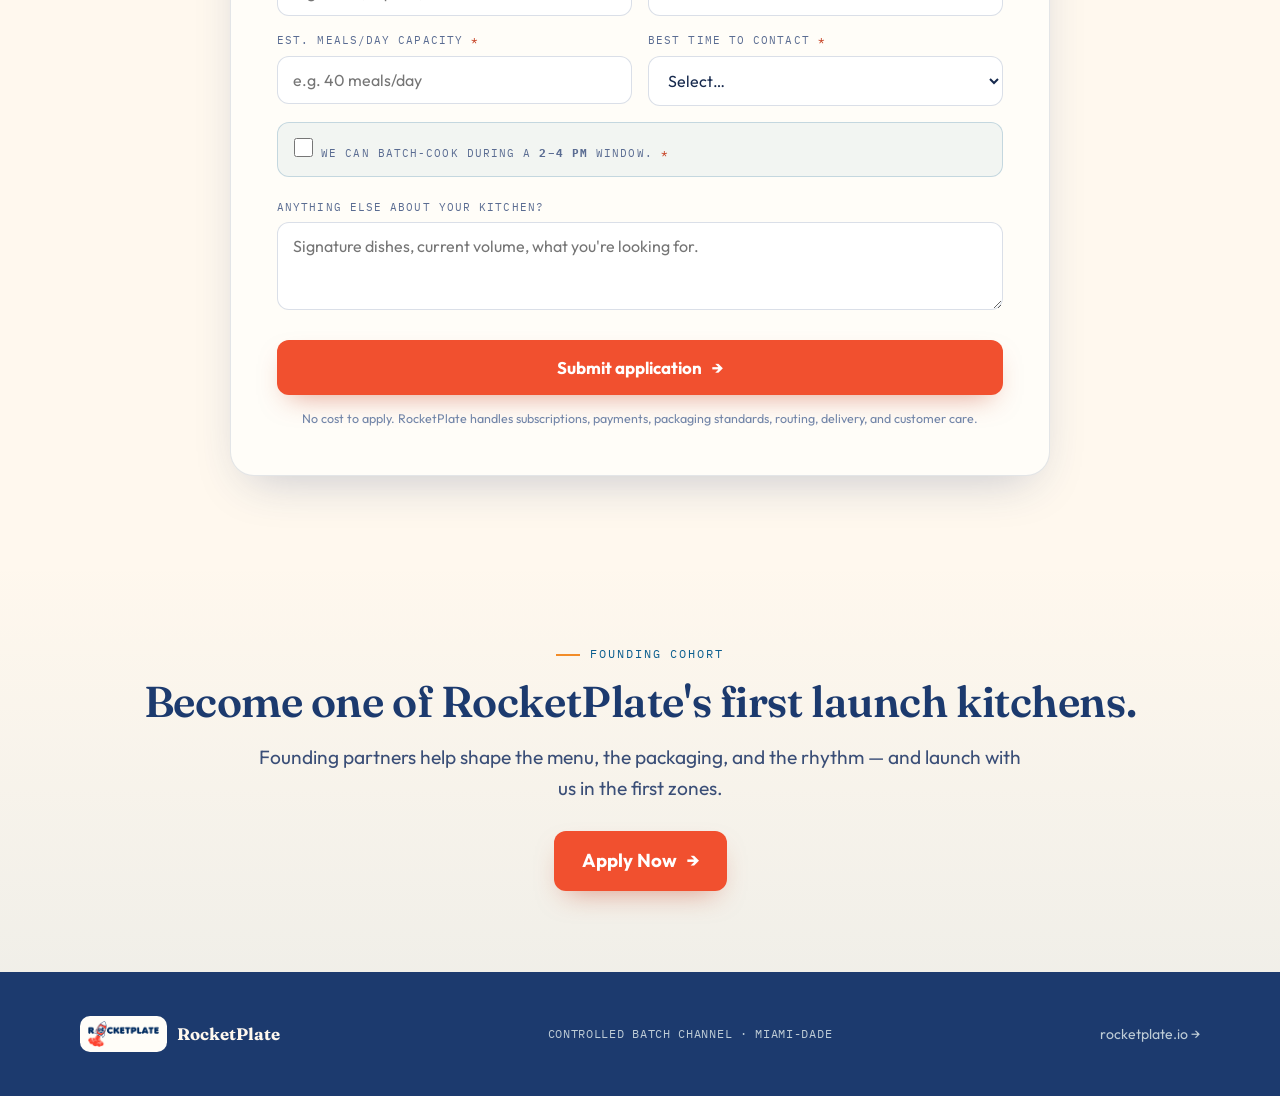
<file: partners/index.html>
<!DOCTYPE html>
<html lang="en">
<head>
<meta charset="UTF-8">
<meta name="viewport" content="width=device-width, initial-scale=1.0">
<!-- Google Tag Manager (guarded: no-op until GTM_ID is set below) -->
<script>(function(){var GTM_ID="GTM-XXXXXXX";/* ← replace with your GTM container ID to turn analytics on */
if(GTM_ID==="GTM-XXXXXXX"||!/^GTM-[A-Z0-9]+$/.test(GTM_ID))return;
window.dataLayer=window.dataLayer||[];window.dataLayer.push({'gtm.start':Date.now(),event:'gtm.js'});
var f=document.getElementsByTagName('script')[0],j=document.createElement('script');
j.async=true;j.src='https://www.googletagmanager.com/gtm.js?id='+GTM_ID;f.parentNode.insertBefore(j,f);})();</script>
<!-- End Google Tag Manager -->
<title>RocketPlate for Restaurants — Turn slow hours into predictable batch revenue</title>
<meta name="description" content="RocketPlate partners with independent restaurants to batch-cook pre-counted subscriber meals during slower afternoon windows, then handles the delivery experience. A controlled batch production channel — not a delivery marketplace.">
<link rel="canonical" href="https://www.rocketplate.io/partners/">
<meta property="og:title" content="RocketPlate for Restaurants — Your slowest hours could become your next revenue lane">
<meta property="og:description" content="A controlled batch production channel for independent kitchens. Pre-counted demand, one pickup, no dining-room disruption.">
<meta property="og:type" content="website">
<meta property="og:image" content="https://www.rocketplate.io/assets/og.jpg">
<meta name="twitter:card" content="summary_large_image">
<link rel="icon" href="../assets/favicon-64.png">
<link rel="apple-touch-icon" href="../assets/apple-touch-icon.png">
<link rel="preconnect" href="https://fonts.googleapis.com">
<link rel="preconnect" href="https://fonts.gstatic.com" crossorigin>
<link href="https://fonts.googleapis.com/css2?family=Fraunces:opsz,wght@9..144,500;9..144,600;9..144,700&family=Outfit:wght@400;500;600;700&family=IBM+Plex+Mono:wght@500&display=swap" rel="stylesheet">
<style>
:root{
  --navy:#1C3A6E; --navy-deep:#14294f; --rocket-blue:#0B5E8F;
  --launch:#F1502F; --launch-deep:#C43A1B; /* brand-era tokens, context/01 */
  --crimson:var(--launch); --crimson-hot:var(--launch-deep);
  --orange:#F28C28; --cream:#FFF8EE; --steel:#BECCD6; --ink:#16294D; --card:#FFFDF8;
  --line:rgba(28,58,110,.12); --shadow:0 18px 50px -18px rgba(28,58,110,.28); --radius:18px;
  --font-display:"Fraunces",Georgia,serif; --font-body:"Outfit",system-ui,sans-serif; --font-mono:"IBM Plex Mono",ui-monospace,monospace;
  --ease-ui:cubic-bezier(.22,1,.36,1);
}
*{margin:0;padding:0;box-sizing:border-box}
html{scroll-behavior:smooth}
body{font-family:var(--font-body);background:var(--cream);color:var(--ink);line-height:1.6;overflow-x:hidden;-webkit-font-smoothing:antialiased}
::selection{background:var(--orange);color:#fff}
main{position:relative;z-index:1}
section{position:relative;padding:clamp(64px,9vh,110px) clamp(20px,6vw,80px)}
.wrap{max-width:1120px;margin:0 auto;position:relative}
h1,h2,h3{font-family:var(--font-display);color:var(--navy);line-height:1.1;letter-spacing:-.01em}
h1{font-size:clamp(2.3rem,5vw,3.9rem);font-weight:600}
h2{font-size:clamp(1.8rem,3.6vw,2.7rem);font-weight:600;margin-bottom:16px}
h3{font-size:1.12rem;font-weight:600}
.lede{font-size:clamp(1.02rem,1.5vw,1.2rem);color:#3A4E77;max-width:60ch}
.accent{color:var(--crimson)} .accent-o{color:var(--orange)}
.eyebrow{font-family:var(--font-mono);font-size:.74rem;letter-spacing:.16em;text-transform:uppercase;color:var(--rocket-blue);display:inline-flex;align-items:center;gap:10px;margin-bottom:14px}
.eyebrow::before{content:"";width:24px;height:2px;background:var(--orange)}
.rv{opacity:0;transform:translateY(28px);transition:opacity .7s var(--ease-ui),transform .7s var(--ease-ui)}
.rv.in{opacity:1;transform:none}
@media(prefers-reduced-motion:reduce){.rv{opacity:1!important;transform:none!important;transition:none}html{scroll-behavior:auto}}
/* buttons */
.btn{display:inline-flex;align-items:center;justify-content:center;gap:10px;font-family:var(--font-body);font-weight:600;font-size:1rem;padding:15px 28px;border-radius:12px;border:none;cursor:pointer;text-decoration:none;transition:transform .2s,box-shadow .2s,background .2s}
.btn-primary{
  background:var(--launch);color:#fff;
  font-weight:700;font-size:1.17rem; /* AA-large law (context/01) */
  box-shadow:0 12px 28px -12px rgba(196,58,27,.5);
}
.btn-primary:hover{transform:translateY(-2px);background:var(--launch-deep);box-shadow:0 18px 34px -12px rgba(196,58,27,.55)}
.btn-primary:disabled{opacity:.65;cursor:wait;transform:none}
.btn-ghost{background:transparent;color:var(--navy);box-shadow:inset 0 0 0 1.5px rgba(28,58,110,.28)}
.btn-ghost:hover{box-shadow:inset 0 0 0 1.5px var(--navy)}
.btn-light{background:rgba(255,248,238,.14);color:var(--cream);box-shadow:inset 0 0 0 1.5px rgba(255,248,238,.35)}
.btn-light:hover{background:rgba(255,248,238,.22)}
.btn .arrow{transition:transform .2s}.btn:hover .arrow{transform:translateX(4px)}
.btn-sm{padding:10px 18px;font-size:.9rem}
/* header */
header{position:fixed;top:0;left:0;right:0;z-index:50;display:flex;align-items:center;justify-content:space-between;padding:12px clamp(18px,4vw,48px);background:rgba(255,248,238,.82);backdrop-filter:blur(14px);-webkit-backdrop-filter:blur(14px);border-bottom:1px solid var(--line);transition:box-shadow .3s}
header.scrolled{box-shadow:0 8px 30px -14px rgba(28,58,110,.25)}
.logo{display:flex;align-items:center;gap:10px;text-decoration:none;color:var(--navy);font-family:var(--font-display);font-weight:700;font-size:1.05rem}
.logo img{height:36px}
.logo .sub{font-family:var(--font-mono);font-size:.62rem;letter-spacing:.14em;color:var(--rocket-blue);text-transform:uppercase;border-left:1px solid var(--line);padding-left:10px}
/* hero */
#hero{min-height:92vh;display:flex;align-items:center;padding-top:120px;background:radial-gradient(1000px 620px at 82% 8%,rgba(11,94,143,.1),transparent 60%),radial-gradient(760px 520px at 0% 90%,rgba(242,140,40,.1),transparent 60%)}
.hero-grid{display:grid;grid-template-columns:minmax(0,1.15fr) minmax(0,.85fr);gap:50px;align-items:center;width:100%}
.hero-copy{max-width:640px}
.hero-copy .lede{margin:22px 0 30px}
.hero-ctas{display:flex;gap:14px;flex-wrap:wrap;align-items:center}
.hero-metrics{margin-top:34px;display:flex;gap:26px;flex-wrap:wrap;font-family:var(--font-mono)}
.hmetric b{display:block;font-family:var(--font-display);font-size:1.5rem;color:var(--navy);font-weight:700;line-height:1}
.hmetric span{font-size:.72rem;letter-spacing:.08em;color:#5A6C92;text-transform:uppercase}
/* hero panel: operational "control card" */
.control-card{background:var(--navy);border-radius:22px;box-shadow:var(--shadow);padding:26px;color:var(--cream);position:relative;overflow:hidden}
.control-card::after{content:"";position:absolute;right:-50px;top:-50px;width:150px;height:150px;border-radius:50%;background:radial-gradient(circle,rgba(242,140,40,.3),transparent 70%)}
.cc-head{display:flex;align-items:center;gap:12px;font-family:var(--font-mono);font-size:.68rem;letter-spacing:.14em;color:var(--steel);border-bottom:1px solid rgba(190,204,214,.18);padding-bottom:14px;margin-bottom:14px}
.cc-lights{display:inline-flex;gap:6px}.cc-lights i{width:9px;height:9px;border-radius:50%;background:var(--crimson)}.cc-lights i:nth-child(2){background:var(--orange)}.cc-lights i:nth-child(3){background:#3fae6b}
.cc-row{display:flex;justify-content:space-between;align-items:center;padding:11px 0;border-bottom:1px dashed rgba(190,204,214,.2);font-size:.92rem}
.cc-row:last-child{border-bottom:none}
.cc-row .t{font-family:var(--font-mono);font-size:.78rem;color:var(--orange)}
.cc-row .l{color:var(--cream)}
/* generic grids */
.card-grid{display:grid;gap:18px;margin-top:44px}
.g3{grid-template-columns:repeat(3,1fr)}.g2{grid-template-columns:repeat(2,1fr)}
.op-card{background:var(--card);border:1px solid var(--line);border-radius:var(--radius);padding:26px 24px;box-shadow:0 10px 30px -18px rgba(28,58,110,.25);transition:transform .25s,box-shadow .25s,border-color .25s}
.op-card:hover{transform:translateY(-4px);border-color:rgba(11,94,143,.35);box-shadow:0 20px 44px -20px rgba(28,58,110,.32)}
.op-card .num{font-family:var(--font-mono);font-size:.72rem;letter-spacing:.1em;color:var(--rocket-blue)}
.op-card h3{margin:8px 0 6px;font-size:1.05rem}
.op-card p{font-size:.92rem;color:#3A4E77}
/* split: dead-zone */
#deadzone .wrap{display:grid;grid-template-columns:minmax(0,1fr) minmax(0,.9fr);gap:52px;align-items:center}
.dz-chart{background:var(--card);border:1px solid var(--line);border-radius:var(--radius);padding:28px;box-shadow:var(--shadow)}
.dz-bars{display:flex;align-items:flex-end;gap:8px;height:170px;margin:8px 0 12px}
.dz-bar{flex:1;border-radius:6px 6px 3px 3px;background:rgba(190,204,214,.4);position:relative;transition:height .8s var(--ease-ui)}
.dz-bar.hot{background:linear-gradient(180deg,var(--orange),var(--crimson))}
.dz-labels{display:flex;gap:8px;font-family:var(--font-mono);font-size:.62rem;color:#7285A8}
.dz-labels span{flex:1;text-align:center}
.dz-legend{font-size:.86rem;color:#3A4E77;margin-top:14px;display:flex;align-items:center;gap:8px}
.dz-legend .sw{width:14px;height:14px;border-radius:4px;background:linear-gradient(180deg,var(--orange),var(--crimson));flex-shrink:0}
/* dark band: what we handle vs what you provide */
#split{background:var(--navy);color:var(--cream)}
#split h2{color:var(--cream)}
#split .lede{color:var(--steel)}
.split-grid{display:grid;grid-template-columns:1fr 1fr;gap:26px;margin-top:44px}
.split-col{background:rgba(255,248,238,.05);border:1px solid rgba(190,204,214,.18);border-radius:var(--radius);padding:28px}
.split-col h3{color:var(--cream);font-size:1.15rem;margin-bottom:4px}
.split-col .sc-eyebrow{font-family:var(--font-mono);font-size:.7rem;letter-spacing:.14em;text-transform:uppercase;color:var(--orange);margin-bottom:14px;display:block}
.split-col ul{list-style:none}
.split-col li{padding:11px 0;border-bottom:1px dashed rgba(190,204,214,.18);font-size:.96rem;color:var(--cream);display:flex;gap:11px;align-items:flex-start}
.split-col li:last-child{border-bottom:none}
.split-col li::before{content:"";width:7px;height:7px;border-radius:50%;background:var(--orange);margin-top:8px;flex-shrink:0}
.split-col.provide li::before{background:var(--rocket-blue)}
/* timeline */
.rhythm{display:grid;grid-template-columns:repeat(5,1fr);gap:0;margin-top:48px;position:relative}
.rhythm::before{content:"";position:absolute;top:14px;left:8%;right:8%;height:2px;background:linear-gradient(90deg,var(--rocket-blue),var(--orange),var(--crimson));opacity:.55}
.r-stop{padding:0 14px;text-align:center;position:relative}
.r-dot{width:16px;height:16px;border-radius:50%;background:var(--orange);margin:6px auto 16px;box-shadow:0 0 0 5px rgba(242,140,40,.18)}
.r-stop:first-child .r-dot{background:var(--rocket-blue);box-shadow:0 0 0 5px rgba(11,94,143,.16)}
.r-stop:last-child .r-dot{background:var(--crimson);box-shadow:0 0 0 5px rgba(192,24,42,.16)}
.r-stop .rt{font-family:var(--font-mono);font-size:.68rem;letter-spacing:.08em;color:var(--rocket-blue);display:block;margin-bottom:12px;min-height:1.5em}
.r-stop h3{font-size:.98rem;margin-bottom:5px}
.r-stop p{font-size:.85rem;color:#3A4E77}
/* best-fit */
.fit-list{display:grid;grid-template-columns:repeat(2,1fr);gap:14px;margin-top:40px}
.fit{display:flex;gap:13px;align-items:flex-start;background:var(--card);border:1px solid var(--line);border-radius:14px;padding:18px 20px}
.fit .ck{width:26px;height:26px;border-radius:8px;background:linear-gradient(135deg,var(--rocket-blue),var(--navy));color:#fff;display:flex;align-items:center;justify-content:center;flex-shrink:0;font-size:.9rem}
.fit p{font-size:.94rem;color:#3A4E77}
.fit b{color:var(--navy)}
/* application form */
#apply{scroll-margin-top:80px}
.apply-card{background:var(--card);border:1px solid var(--line);border-radius:24px;box-shadow:var(--shadow);max-width:820px;margin:36px auto 0;padding:clamp(28px,4vw,46px)}
.apply-card h2{text-align:center}
.apply-card > .lede{text-align:center;margin:10px auto 26px}
.fields{display:grid;grid-template-columns:1fr 1fr;gap:16px}
.field.full{grid-column:1/-1}
.field label{display:block;font-family:var(--font-mono);font-size:.68rem;letter-spacing:.1em;text-transform:uppercase;color:#5A6C92;margin-bottom:6px}
.field .req{color:var(--launch-deep)}
.field input,.field select,.field textarea{width:100%;padding:13px 15px;border-radius:12px;font-family:var(--font-body);font-size:1rem;border:1.5px solid rgba(28,58,110,.16);background:#fff;color:var(--ink);transition:border-color .2s,box-shadow .2s}
.field input:focus,.field select:focus,.field textarea:focus{outline:none;border-color:var(--rocket-blue);box-shadow:0 0 0 4px rgba(11,94,143,.12)}
.field input[aria-invalid="true"]{border-color:var(--crimson);box-shadow:0 0 0 4px rgba(192,24,42,.1)}
.field:focus-within label{color:var(--rocket-blue)}
.batch-toggle{display:flex;gap:11px;align-items:flex-start;font-size:.92rem;color:#3A4E77;cursor:pointer;background:rgba(11,94,143,.05);border:1.5px solid rgba(11,94,143,.2);border-radius:12px;padding:14px 16px}
.batch-toggle input{width:19px;height:19px;margin-top:1px;accent-color:var(--crimson);flex-shrink:0}
#apply .btn-primary{width:100%;margin-top:22px;padding:17px;font-size:1.06rem}
.form-msg{margin-top:14px;font-size:.9rem;text-align:center;display:none;padding:12px 16px;border-radius:12px}
.form-msg.err{display:block;background:rgba(241,80,47,.08);color:var(--launch-deep);border:1px solid rgba(241,80,47,.25)}
.fineprint{margin-top:14px;text-align:center;font-size:.78rem;color:#7285A8}
/* success + status */
.gate{max-width:560px;margin:0 auto;background:var(--card);border:1px solid var(--line);border-radius:24px;box-shadow:var(--shadow);padding:clamp(28px,4vw,44px);text-align:center}
.gate .s-emoji{font-size:2.6rem;display:block;margin-bottom:10px}
.ref-row{display:flex;gap:8px;flex-wrap:wrap;margin:16px 0}
.ref-row input{flex:1;min-width:200px;padding:12px 14px;border-radius:12px;border:1.5px solid rgba(28,58,110,.16);font-family:var(--font-mono);font-size:.82rem;color:var(--navy);background:#fff}
.pipeline{display:grid;grid-template-columns:repeat(5,1fr);gap:10px;margin-top:10px}
.pstage{position:relative;text-align:center;padding-top:34px}
.pstage::before{content:"";position:absolute;top:12px;left:50%;width:100%;height:2px;background:rgba(28,58,110,.14)}
.pstage:last-child::before{display:none}
.pstage .dot{position:absolute;top:4px;left:50%;transform:translateX(-50%);width:18px;height:18px;border-radius:50%;background:#fff;border:2px solid rgba(28,58,110,.2);z-index:1}
.pstage.done .dot{background:var(--rocket-blue);border-color:var(--rocket-blue)}
.pstage.current .dot{background:var(--orange);border-color:var(--orange);box-shadow:0 0 0 5px rgba(242,140,40,.25)}
.pstage.done::before,.pstage.current::before{background:var(--rocket-blue)}
.pstage h4{font-size:.8rem;color:var(--navy);font-family:var(--font-body);font-weight:600}
.pstage.current h4{color:var(--orange)}.pstage.pending h4{color:#9aa8bf}
.status-banner{padding:15px 18px;border-radius:12px;font-size:.94rem;margin:16px 0}
.status-banner.declined{background:rgba(241,80,47,.08);border:1px solid rgba(241,80,47,.3);color:var(--launch-deep)}
.status-banner.on_hold{background:rgba(242,140,40,.1);border:1px solid rgba(242,140,40,.35)}
.detail-grid{display:grid;grid-template-columns:repeat(auto-fit,minmax(130px,1fr));gap:12px;margin-top:18px}
.detail{background:#fff;border:1px solid var(--line);border-radius:12px;padding:14px}
.detail .n{font-family:var(--font-display);font-weight:600;font-size:1.05rem;color:var(--navy)}
.detail .l{font-family:var(--font-mono);font-size:.64rem;letter-spacing:.08em;text-transform:uppercase;color:#7285A8;margin-top:4px}
/* final cta */
#final{text-align:center;background:linear-gradient(180deg,rgba(28,58,110,0),rgba(11,94,143,.06))}
/* footer */
footer{background:var(--navy);color:var(--steel);padding:44px clamp(20px,6vw,80px)}
.foot{max-width:1120px;margin:0 auto;display:flex;justify-content:space-between;gap:24px;flex-wrap:wrap;align-items:center;font-size:.88rem}
.foot a{color:var(--steel);text-decoration:none}.foot a:hover{color:var(--orange)}
.foot .mono{font-family:var(--font-mono);font-size:.72rem;letter-spacing:.06em}
.loading{text-align:center;padding:60px;color:#5A6C92;font-family:var(--font-mono);font-size:.85rem}
@media(max-width:920px){
  .hero-grid{grid-template-columns:1fr;gap:38px}
  .g3{grid-template-columns:1fr 1fr}
  #deadzone .wrap{grid-template-columns:1fr;gap:36px}
  .split-grid{grid-template-columns:1fr}
  .rhythm{grid-template-columns:1fr 1fr;gap:24px}.rhythm::before{display:none}
}
@media(max-width:600px){
  .g3,.g2,.fields,.fit-list,.rhythm{grid-template-columns:1fr}
  .pipeline{grid-template-columns:1fr;gap:0}
  .pstage{text-align:left;padding:8px 0 8px 30px}.pstage::before{top:0;left:9px;width:2px;height:100%}.pstage .dot{top:8px;left:0;transform:none}
  header .logo .sub{display:none}
}
</style>
</head>
<body>

<header id="hdr">
  <a class="logo" href="https://rocketplate.netlify.app/"><img src="../assets/brand-logo.png" alt="RocketPlate" style="height:44px;width:auto"><span class="sub">For Restaurants</span></a>
  <a href="#apply" class="btn btn-primary btn-sm" data-scroll>Apply as a Partner</a>
</header>

<!-- STATUS VIEW (shown only with ?token=) -->
<div id="statusView" class="wrap" style="padding:120px 20px 60px;display:none">
  <div class="gate" style="text-align:left">
    <h2 id="s-biz" style="text-align:left">Your application</h2>
    <p class="lede" id="s-sub" style="font-size:.92rem;margin-top:-4px"></p>
    <div id="s-banner"></div>
    <div class="pipeline" id="pipeline"></div>
    <div class="detail-grid" id="s-details"></div>
    <p class="fineprint" style="text-align:left;margin-top:20px">Questions about your application? Reply to any RocketPlate email and our partnerships team will pick it up.</p>
    <a class="btn btn-ghost btn-sm" href="./" style="margin-top:16px">← Partner program overview</a>
  </div>
</div>

<div id="loading" class="loading" style="display:none">Loading your application…</div>

<!-- MARKETING + APPLY (default) -->
<main id="marketing">

  <!-- HERO -->
  <section id="hero">
    <div class="wrap hero-grid">
      <div class="hero-copy">
        <span class="eyebrow rv">RocketPlate · Restaurant Partners</span>
        <h1 class="rv">Your slowest hours could become your next <span class="accent">revenue lane</span>.</h1>
        <p class="lede rv">RocketPlate partners with independent restaurants to batch-cook pre-counted subscriber meals during slower afternoon windows, then handles the delivery experience.</p>
        <div class="hero-ctas rv">
          <a href="#apply" class="btn btn-primary" data-scroll>Apply as a Restaurant Partner <span class="arrow">→</span></a>
          <a href="#how" class="btn btn-ghost" data-scroll>See How It Works</a>
        </div>
        <div class="hero-metrics rv">
          <span class="hmetric"><b>Prepaid</b><span>Batch orders</span></span>
          <span class="hmetric"><b>Night-before</b><span>Locked counts</span></span>
          <span class="hmetric"><b>One pickup</b><span>Per service day</span></span>
        </div>
      </div>
      <div class="control-card rv" aria-hidden="true">
        <div class="cc-head"><span class="cc-lights"><i></i><i></i><i></i></span> KITCHEN CHANNEL · CONTROLLED BATCH</div>
        <div class="cc-row"><span class="l">Counts locked</span><span class="t">10:00 PM prior</span></div>
        <div class="cc-row"><span class="l">Batch prep window</span><span class="t">2:00–4:00 PM</span></div>
        <div class="cc-row"><span class="l">RocketPlate pickup</span><span class="t">One run</span></div>
        <div class="cc-row"><span class="l">Dining-room impact</span><span class="t">None</span></div>
        <div class="cc-row"><span class="l">Marketplace exposure</span><span class="t">None</span></div>
      </div>
    </div>
  </section>

  <!-- 1. DEAD-ZONE OPPORTUNITY -->
  <section id="deadzone">
    <div class="wrap">
      <div>
        <span class="eyebrow rv">The dead-zone opportunity</span>
        <h2 class="rv">You already have the kitchen. <span class="accent-o">Use the quiet hours.</span></h2>
        <p class="lede rv">Most independent kitchens run hot at lunch and dinner and idle in between. That afternoon valley is staffed, equipped, and paid for — but producing little. RocketPlate turns that window into planned, pre-counted production: a controlled batch channel, not another marketplace fighting for your dinner rush.</p>
        <p class="lede rv" style="margin-top:14px">You cook a known quantity, on your own schedule, in the hours you're already open.</p>
      </div>
      <div class="dz-chart rv">
        <div class="eyebrow" style="color:#7285A8">A typical kitchen's day</div>
        <div class="dz-bars" aria-hidden="true">
          <div class="dz-bar" style="height:55%"></div>
          <div class="dz-bar" style="height:82%"></div>
          <div class="dz-bar" style="height:60%"></div>
          <div class="dz-bar hot" style="height:24%"></div>
          <div class="dz-bar hot" style="height:20%"></div>
          <div class="dz-bar" style="height:66%"></div>
          <div class="dz-bar" style="height:96%"></div>
          <div class="dz-bar" style="height:74%"></div>
        </div>
        <div class="dz-labels"><span>11A</span><span>12P</span><span>1P</span><span>2P</span><span>3P</span><span>5P</span><span>7P</span><span>9P</span></div>
        <div class="dz-legend"><span class="sw"></span> The 2–4 PM window RocketPlate turns into batch revenue.</div>
      </div>
    </div>
  </section>

  <!-- 2. WHY BATCH BEATS CHAOS -->
  <section id="how">
    <div class="wrap">
      <span class="eyebrow rv">Why batch beats chaos</span>
      <h2 class="rv">A production channel, not a scramble.</h2>
      <p class="lede rv">Marketplace delivery is unpredictable by design. Batch production is the opposite — everything is known before you turn on the burners.</p>
      <div class="card-grid g3">
        <div class="op-card rv"><div class="num">01</div><h3>Pre-counted demand</h3><p>You know exactly how many meals to make before service — no guessing, no waste from over-prep.</p></div>
        <div class="op-card rv"><div class="num">02</div><h3>Limited menu complexity</h3><p>A curated, batch-ready menu you choose. Fewer SKUs, tighter execution, consistent quality.</p></div>
        <div class="op-card rv"><div class="num">03</div><h3>No surprise driver rush</h3><p>No tablets pinging through service, no drivers crowding your counter at peak. One scheduled pickup.</p></div>
        <div class="op-card rv"><div class="num">04</div><h3>No dining-room disruption</h3><p>Batch prep happens in your quiet window. Your front of house never feels it.</p></div>
        <div class="op-card rv"><div class="num">05</div><h3>Predictable prep window</h3><p>The same rhythm every day: counts the night before, cook in the afternoon, one handoff.</p></div>
        <div class="op-card rv"><div class="num">06</div><h3>Brand-safe experience</h3><p>Your food, packaged to a standard, delivered hot by a dedicated route — not lost in a marketplace.</p></div>
      </div>
    </div>
  </section>

  <!-- 3. DAILY RHYTHM -->
  <section id="rhythm">
    <div class="wrap">
      <span class="eyebrow rv">The daily rhythm</span>
      <h2 class="rv">Every service day runs on the same clock.</h2>
      <div class="rhythm">
        <div class="r-stop rv"><span class="rt">9:00 PM prior</span><div class="r-dot"></div><h3>Selections close</h3><p>Subscribers lock tomorrow's meals the night before.</p></div>
        <div class="r-stop rv"><span class="rt">10:00 PM prior</span><div class="r-dot"></div><h3>Counts confirmed</h3><p>You receive exact quantities before you close.</p></div>
        <div class="r-stop rv"><span class="rt">2:00–4:00 PM</span><div class="r-dot"></div><h3>You batch cook</h3><p>Produce the known count in your slow window.</p></div>
        <div class="r-stop rv"><span class="rt">Late afternoon</span><div class="r-dot"></div><h3>RocketPlate picks up</h3><p>One scheduled pickup — no marketplace runners.</p></div>
        <div class="r-stop rv"><span class="rt">4:15–6:30 PM</span><div class="r-dot"></div><h3>Delivered hot</h3><p>We run the evening route to subscribers.</p></div>
      </div>
    </div>
  </section>

  <!-- 4 & 5. SPLIT: WHAT WE HANDLE / WHAT YOU PROVIDE -->
  <section id="split">
    <div class="wrap">
      <span class="eyebrow rv" style="color:var(--orange)">A clean division of labor</span>
      <h2 class="rv">You run the kitchen. We run everything around it.</h2>
      <p class="lede rv">The line is deliberately simple: you make great food to a known count; RocketPlate owns the customer and the logistics.</p>
      <div class="split-grid">
        <div class="split-col rv">
          <span class="sc-eyebrow">RocketPlate handles</span>
          <h3>The whole customer &amp; delivery layer</h3>
          <ul>
            <li>Customer acquisition and the subscriber base</li>
            <li>The full subscriber experience and account management</li>
            <li>The nightly delivery route and logistics</li>
            <li>All customer communication and support</li>
            <li>Launch marketing in each zone</li>
            <li>The feedback loop back to your kitchen</li>
          </ul>
        </div>
        <div class="split-col provide rv">
          <span class="sc-eyebrow" style="color:#7FB8DC">Restaurants provide</span>
          <h3>Consistent, batch-ready production</h3>
          <ul>
            <li>A curated menu suited to batch service</li>
            <li>Consistent portions and plating standards</li>
            <li>Batch-ready prep in the afternoon window</li>
            <li>Reliable pickup timing, one handoff a day</li>
            <li>Packaging handoff to RocketPlate standards</li>
            <li>The signature dishes your neighborhood loves</li>
          </ul>
        </div>
      </div>
    </div>
  </section>

  <!-- 6. BEST-FIT -->
  <section id="fit">
    <div class="wrap">
      <span class="eyebrow rv">Best-fit kitchens</span>
      <h2 class="rv">Built for independents with a signature.</h2>
      <p class="lede rv">RocketPlate works best with kitchens that already do a few things exceptionally well and want predictable incremental volume.</p>
      <div class="fit-list">
        <div class="fit rv"><span class="ck">✓</span><p><b>Independent local restaurants</b> — the neighborhood spots people already drive to.</p></div>
        <div class="fit rv"><span class="ck">✓</span><p><b>Strong signature dishes</b> — food that travels well and defines your name.</p></div>
        <div class="fit rv"><span class="ck">✓</span><p><b>Consistent kitchen operations</b> — you hit the same quality every service.</p></div>
        <div class="fit rv"><span class="ck">✓</span><p><b>Interested in predictable incremental revenue</b> — not marketplace lottery tickets.</p></div>
        <div class="fit rv"><span class="ck">✓</span><p><b>Willing to start with a curated menu</b> — a focused batch lineup, refined over time.</p></div>
        <div class="fit rv"><span class="ck">✓</span><p><b>Ready for a controlled channel</b> — you value owning the experience, not renting exposure.</p></div>
      </div>
    </div>
  </section>

  <!-- 7. APPLICATION FORM -->
  <section id="apply">
    <div class="wrap">
      <div class="apply-card">
        <span class="eyebrow rv" style="display:flex;justify-content:center">Founding kitchens</span>
        <h2 class="rv">Apply as a Restaurant Partner</h2>
        <p class="lede rv">Two minutes. You'll get a private link to track your application through menu fit, tasting, setup, and go-live.</p>
        <form id="applyForm" novalidate>
          <div class="fields">
            <div class="field"><label for="a-biz">Business name <span class="req">*</span></label><input id="a-biz" autocomplete="organization" required></div>
            <div class="field"><label for="a-contact">Contact name <span class="req">*</span></label><input id="a-contact" autocomplete="name" required></div>
            <div class="field"><label for="a-email">Email <span class="req">*</span></label><input id="a-email" type="email" autocomplete="email" required></div>
            <div class="field"><label for="a-phone">Phone <span class="req">*</span></label><input id="a-phone" type="tel" autocomplete="tel" required></div>
            <div class="field full"><label for="a-address">Restaurant address <span class="req">*</span></label><input id="a-address" autocomplete="street-address" required></div>
            <div class="field"><label for="a-cuisine">Cuisine type <span class="req">*</span></label><input id="a-cuisine" placeholder="e.g. Cuban, BBQ, Italian" required></div>
            <div class="field"><label for="a-zip">ZIP code</label><input id="a-zip" inputmode="numeric" maxlength="10" placeholder="33186"></div>
            <div class="field"><label for="a-web">Website</label><input id="a-web" placeholder="https://"></div>
            <div class="field"><label for="a-ig">Social links / Instagram</label><input id="a-ig" placeholder="@handle"></div>
            <div class="field"><label for="a-pos">POS system <span class="req">*</span></label><input id="a-pos" placeholder="e.g. Toast, Square, Clover" required></div>
            <div class="field"><label for="a-loc">Number of locations <span class="req">*</span></label><input id="a-loc" type="number" min="1" max="500" value="1" required></div>
            <div class="field"><label for="a-cap">Est. meals/day capacity <span class="req">*</span></label><input id="a-cap" placeholder="e.g. 40 meals/day" required></div>
            <div class="field"><label for="a-contacttime">Best time to contact <span class="req">*</span></label>
              <select id="a-contacttime" required>
                <option value="">Select…</option>
                <option value="morning">Morning (before 11 AM)</option>
                <option value="afternoon">Afternoon (2–4 PM)</option>
                <option value="evening">Evening (after 8 PM)</option>
                <option value="anytime">Anytime</option>
              </select>
            </div>
            <div class="field full">
              <label class="batch-toggle"><input type="checkbox" id="a-batch"> <span>We can batch-cook during a <b>2–4 PM</b> window. <span class="req">*</span></span></label>
            </div>
            <div class="field full"><label for="a-notes">Anything else about your kitchen?</label><textarea id="a-notes" rows="3" placeholder="Signature dishes, current volume, what you're looking for."></textarea></div>
          </div>
          <button type="submit" class="btn btn-primary" id="applyBtn">Submit application <span class="arrow">→</span></button>
          <div class="form-msg" id="applyMsg" role="alert"></div>
          <p class="fineprint">No cost to apply. RocketPlate handles subscriptions, payments, packaging standards, routing, delivery, and customer care.</p>
        </form>
      </div>
    </div>
  </section>

  <!-- 8. FINAL CTA -->
  <section id="final">
    <div class="wrap">
      <span class="eyebrow rv" style="justify-content:center">Founding cohort</span>
      <h2 class="rv">Become one of RocketPlate's first launch kitchens.</h2>
      <p class="lede rv" style="margin:0 auto 28px">Founding partners help shape the menu, the packaging, and the rhythm — and launch with us in the first zones.</p>
      <a href="#apply" class="btn btn-primary rv" data-scroll>Apply Now <span class="arrow">→</span></a>
    </div>
  </section>

</main>

<!-- success (after apply) -->
<div id="done" class="wrap" style="padding:120px 20px 60px;display:none">
  <div class="gate">
    <span class="s-emoji">🍳</span>
    <h2>You're in the pipeline.</h2>
    <p class="lede" style="margin:8px auto 0">Our partnerships team will review your kitchen and reach out. Bookmark your private status link:</p>
    <div class="ref-row">
      <input id="doneLink" readonly aria-label="Your application status link">
      <button class="btn btn-ghost btn-sm" id="doneCopy" type="button">Copy</button>
    </div>
    <a class="btn btn-primary" id="doneGo" href="#" style="width:100%">View my status</a>
  </div>
</div>

<footer>
  <div class="foot">
    <a class="logo" href="https://rocketplate.netlify.app/" style="color:var(--cream)"><img src="../assets/brand-logo.png" alt="RocketPlate" style="height:36px;width:auto;background:#FFFDF8;padding:5px 8px;border-radius:10px">RocketPlate</a>
    <span class="mono">CONTROLLED BATCH CHANNEL · MIAMI-DADE</span>
    <a href="https://rocketplate.netlify.app/">rocketplate.io →</a>
  </div>
</footer>

<script>
const SB = { url:"https://uhmyjevtfrynunxfsyof.supabase.co", key:"sb_publishable_wsUbTQXWP3dYHyJDbhOmEQ_LSEPOZfO" };
const $ = s => document.querySelector(s);
const esc = s => String(s==null?"":s).replace(/[&<>"]/g,c=>({"&":"&amp;","<":"&lt;",">":"&gt;",'"':"&quot;"}[c]));
const prefersReduced = matchMedia("(prefers-reduced-motion: reduce)").matches;
const token = new URLSearchParams(location.search).get("token");
const STAGES = [
  {key:"new",label:"Applied"},{key:"reviewing",label:"Menu fit review"},
  {key:"tasting",label:"Sample & tasting"},{key:"menu_setup",label:"Launch menu setup"},
  {key:"live",label:"Batch delivery go-live"}
];

async function rpc(fn, body){
  const r = await fetch(`${SB.url}/rest/v1/rpc/${fn}`,{
    method:"POST", headers:{"Content-Type":"application/json","apikey":SB.key,"Authorization":`Bearer ${SB.key}`},
    body:JSON.stringify(body)
  });
  if(!r.ok){ let m=""; try{m=(await r.json()).message||"";}catch{} throw new Error(m||("HTTP "+r.status)); }
  return r.json();
}

/* header shadow + reveals + smooth anchor */
addEventListener("scroll", ()=>$("#hdr").classList.toggle("scrolled", scrollY>24), {passive:true});
if(!prefersReduced){
  const io = new IntersectionObserver((es)=>es.forEach(e=>{ if(e.isIntersecting){ e.target.classList.add("in"); io.unobserve(e.target);} }),{threshold:.12});
  document.querySelectorAll(".rv").forEach(el=>io.observe(el));
}else document.querySelectorAll(".rv").forEach(el=>el.classList.add("in"));
document.querySelectorAll("[data-scroll]").forEach(a=>a.addEventListener("click",e=>{
  const t=document.querySelector(a.getAttribute("href")); if(t){ e.preventDefault(); t.scrollIntoView({behavior:prefersReduced?"auto":"smooth"}); }
}));

/* ===== status view (token) ===== */
function renderStatus(a){
  $("#s-biz").textContent = a.business_name;
  $("#s-sub").textContent = `Applied ${(a.created_at||"").slice(0,10)} · ${a.contact_name}`;
  const banner = $("#s-banner");
  banner.innerHTML = a.status==="declined"
    ? `<div class="status-banner declined">This application isn't moving forward right now. Reply to your confirmation email and our team can share more.</div>`
    : a.status==="on_hold"
    ? `<div class="status-banner on_hold">Your application is on hold — we'll be back in touch as your zone opens up.</div>` : "";
  const activeIdx = Math.max(0, STAGES.findIndex(s=>s.key===a.status));
  $("#pipeline").innerHTML = STAGES.map((s,i)=>{
    const cls = i<activeIdx ? "done" : i===activeIdx ? (a.status==="live"?"done":"current") : "pending";
    return `<div class="pstage ${cls}"><span class="dot"></span><h4>${s.label}</h4></div>`;
  }).join("");
  if(a.status==="declined"||a.status==="on_hold")
    document.querySelectorAll("#pipeline .pstage").forEach((el,i)=>{ if(i>0){el.className="pstage pending"; el.querySelector(".dot").className="dot";} });
  $("#s-details").innerHTML = [
    ["Cuisine",a.cuisine_type||"—"],["ZIP",a.zip_code||"—"],["Locations",a.number_of_locations??"—"],
    ["2–4 PM batch",a.can_batch_2_to_4_pm===true?"Yes":a.can_batch_2_to_4_pm===false?"No":"—"],
    ["Est. capacity",a.estimated_capacity||"—"]
  ].map(([l,v])=>`<div class="detail"><div class="n">${esc(v)}</div><div class="l">${l}</div></div>`).join("");
}

async function boot(){
  if(token){
    $("#marketing").style.display="none"; $("#loading").style.display="block";
    try{
      const a = await rpc("get_my_application",{p_token:token});
      renderStatus(a);
      $("#loading").style.display="none"; $("#statusView").style.display="block";
      /* keep the token in memory only — scrub it from the address bar/history */
      history.replaceState(null, "", location.pathname);
    }catch(e){
      $("#loading").style.display="none"; $("#marketing").style.display="block";
    }
  }
}

/* ===== application submit ===== */
$("#applyForm").addEventListener("submit", async e=>{
  e.preventDefault();
  const btn=$("#applyBtn"), msg=$("#applyMsg");
  msg.className="form-msg"; msg.textContent="";
  const req = { "a-biz":"business name","a-contact":"your name","a-email":"a valid email","a-phone":"phone","a-address":"address","a-cuisine":"cuisine","a-pos":"POS system","a-loc":"locations","a-cap":"capacity","a-contacttime":"best time to contact" };
  const biz=$("#a-biz").value.trim(), contact=$("#a-contact").value.trim(), email=$("#a-email").value.trim();
  let bad = null;
  for(const id of Object.keys(req)){ const el=$("#"+id); if(!el.value.trim()){ bad=el; break; } }
  if(!/^\S+@\S+\.\S+$/.test(email)) bad = bad || $("#a-email");
  if(!$("#a-batch").checked) { msg.textContent="Batch production during a 2–4 PM window is required to partner."; msg.classList.add("err"); $("#a-batch").focus(); return; }
  if(bad){ msg.textContent="Please complete the required fields."; msg.classList.add("err"); bad.setAttribute("aria-invalid","true"); bad.focus(); return; }

  btn.disabled=true; const label=btn.innerHTML; btn.innerHTML="Submitting…";
  const app = {
    business_name:biz, contact_name:contact, email,
    phone:$("#a-phone").value.trim(), cuisine_type:$("#a-cuisine").value.trim(),
    address:$("#a-address").value.trim(), zip_code:$("#a-zip").value.trim(),
    website:$("#a-web").value.trim(), instagram:$("#a-ig").value.trim(),
    pos_system:$("#a-pos").value.trim(), number_of_locations:$("#a-loc").value||null,
    can_batch_2_to_4_pm:$("#a-batch").checked, estimated_capacity:$("#a-cap").value.trim(),
    best_time_to_contact:$("#a-contacttime").value, notes:$("#a-notes").value.trim()
  };
  try{
    const out = await rpc("submit_partner_application",{p:app});
    const link = location.origin + location.pathname + "?token=" + out.access_token;
    $("#doneLink").value = link; $("#doneGo").href = link;
    $("#marketing").style.display="none"; $("#done").style.display="block";
    scrollTo({top:0,behavior:prefersReduced?"auto":"smooth"});
  }catch(ex){
    msg.textContent = String(ex.message).includes("rate_limited")
      ? "Too many attempts from this connection — give it a few minutes." : "Couldn't submit — please try again.";
    msg.classList.add("err"); btn.disabled=false; btn.innerHTML=label;
  }
});
$("#doneCopy").addEventListener("click", async ()=>{ try{ await navigator.clipboard.writeText($("#doneLink").value); }catch{ $("#doneLink").select(); document.execCommand("copy"); } });

boot();
</script>
</body>
</html>
</file>
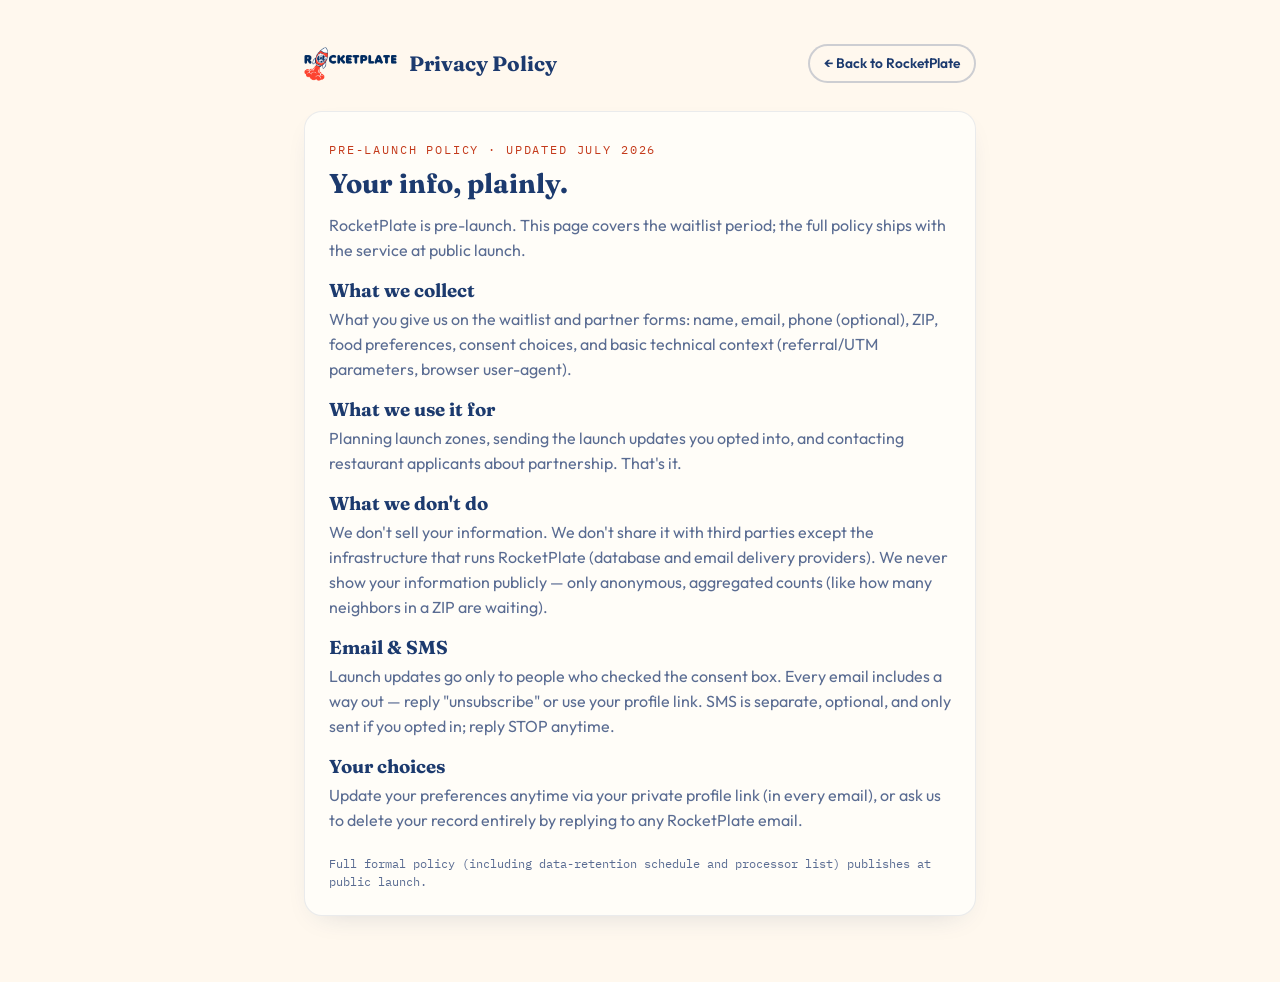
<file: privacy/index.html>
<!DOCTYPE html>
<html lang="en">
<head>
<meta charset="UTF-8">
<meta name="viewport" content="width=device-width, initial-scale=1.0">
<title>Privacy Policy — RocketPlate</title>
<meta name="description" content="How RocketPlate handles your information during the launch waitlist period.">
<meta name="robots" content="noindex">
<link rel="icon" href="../assets/favicon-64.png">
<link rel="apple-touch-icon" href="../assets/apple-touch-icon.png">
<link rel="preconnect" href="https://fonts.googleapis.com">
<link rel="preconnect" href="https://fonts.gstatic.com" crossorigin>
<link href="https://fonts.googleapis.com/css2?family=Fraunces:opsz,wght@9..144,600;9..144,700&family=Outfit:wght@400;500;600&family=IBM+Plex+Mono:wght@500&display=swap" rel="stylesheet">
<link rel="stylesheet" href="../dash.css">
</head>
<body>
<div class="wrap" style="max-width:760px">
  <div class="topbar">
    <a class="brand" href="../" style="text-decoration:none"><img src="../assets/brand-logo.png" style="height:34px;width:auto" alt="RocketPlate">Privacy Policy</a>
    <a class="btn btn-ghost btn-sm" href="../">← Back to RocketPlate</a>
  </div>
  <div class="panel">
    <span class="eyebrow">Pre-launch policy · Updated July 2026</span>
    <h1 style="font-size:1.7rem;margin:8px 0 14px">Your info, plainly.</h1>
    <p class="muted" style="margin-bottom:16px">RocketPlate is pre-launch. This page covers the waitlist period; the full policy ships with the service at public launch.</p>
    <h3 style="margin:18px 0 6px">What we collect</h3>
    <p class="muted">What you give us on the waitlist and partner forms: name, email, phone (optional), ZIP, food preferences, consent choices, and basic technical context (referral/UTM parameters, browser user-agent).</p>
    <h3 style="margin:18px 0 6px">What we use it for</h3>
    <p class="muted">Planning launch zones, sending the launch updates you opted into, and contacting restaurant applicants about partnership. That's it.</p>
    <h3 style="margin:18px 0 6px">What we don't do</h3>
    <p class="muted">We don't sell your information. We don't share it with third parties except the infrastructure that runs RocketPlate (database and email delivery providers). We never show your information publicly — only anonymous, aggregated counts (like how many neighbors in a ZIP are waiting).</p>
    <h3 style="margin:18px 0 6px">Email &amp; SMS</h3>
    <p class="muted">Launch updates go only to people who checked the consent box. Every email includes a way out — reply "unsubscribe" or use your profile link. SMS is separate, optional, and only sent if you opted in; reply STOP anytime.</p>
    <h3 style="margin:18px 0 6px">Your choices</h3>
    <p class="muted">Update your preferences anytime via your private profile link (in every email), or ask us to delete your record entirely by replying to any RocketPlate email.</p>
    <p class="mono muted" style="font-size:.74rem;margin-top:22px">Full formal policy (including data-retention schedule and processor list) publishes at public launch.</p>
  </div>
</div>
</body>
</html>
</file>
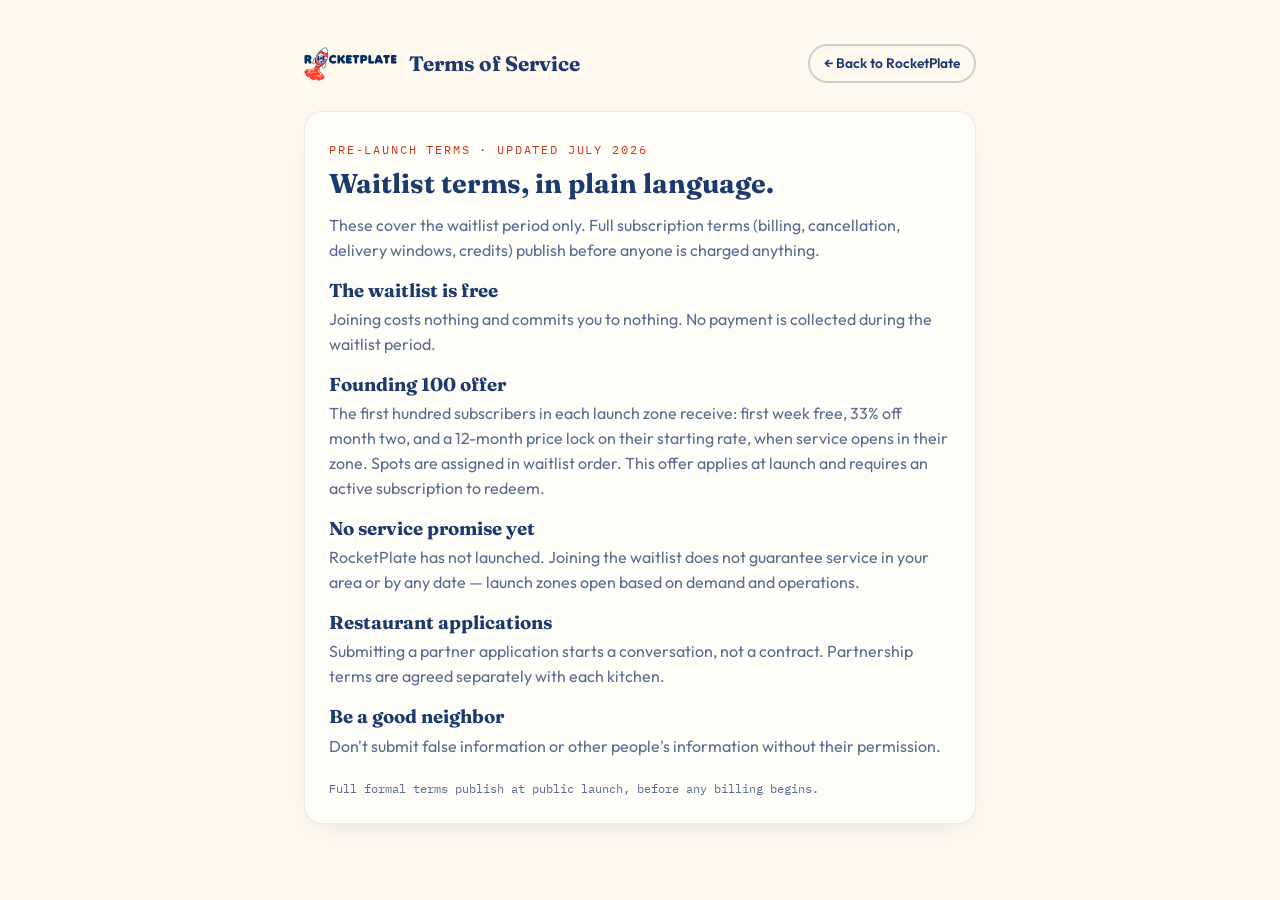
<file: terms/index.html>
<!DOCTYPE html>
<html lang="en">
<head>
<meta charset="UTF-8">
<meta name="viewport" content="width=device-width, initial-scale=1.0">
<title>Terms of Service — RocketPlate</title>
<meta name="description" content="RocketPlate waitlist terms for the pre-launch period.">
<meta name="robots" content="noindex">
<link rel="icon" href="../assets/favicon-64.png">
<link rel="apple-touch-icon" href="../assets/apple-touch-icon.png">
<link rel="preconnect" href="https://fonts.googleapis.com">
<link rel="preconnect" href="https://fonts.gstatic.com" crossorigin>
<link href="https://fonts.googleapis.com/css2?family=Fraunces:opsz,wght@9..144,600;9..144,700&family=Outfit:wght@400;500;600&family=IBM+Plex+Mono:wght@500&display=swap" rel="stylesheet">
<link rel="stylesheet" href="../dash.css">
</head>
<body>
<div class="wrap" style="max-width:760px">
  <div class="topbar">
    <a class="brand" href="../" style="text-decoration:none"><img src="../assets/brand-logo.png" style="height:34px;width:auto" alt="RocketPlate">Terms of Service</a>
    <a class="btn btn-ghost btn-sm" href="../">← Back to RocketPlate</a>
  </div>
  <div class="panel">
    <span class="eyebrow">Pre-launch terms · Updated July 2026</span>
    <h1 style="font-size:1.7rem;margin:8px 0 14px">Waitlist terms, in plain language.</h1>
    <p class="muted" style="margin-bottom:16px">These cover the waitlist period only. Full subscription terms (billing, cancellation, delivery windows, credits) publish before anyone is charged anything.</p>
    <h3 style="margin:18px 0 6px">The waitlist is free</h3>
    <p class="muted">Joining costs nothing and commits you to nothing. No payment is collected during the waitlist period.</p>
    <h3 style="margin:18px 0 6px">Founding 100 offer</h3>
    <p class="muted">The first hundred subscribers in each launch zone receive: first week free, 33% off month two, and a 12-month price lock on their starting rate, when service opens in their zone. Spots are assigned in waitlist order. This offer applies at launch and requires an active subscription to redeem.</p>
    <h3 style="margin:18px 0 6px">No service promise yet</h3>
    <p class="muted">RocketPlate has not launched. Joining the waitlist does not guarantee service in your area or by any date — launch zones open based on demand and operations.</p>
    <h3 style="margin:18px 0 6px">Restaurant applications</h3>
    <p class="muted">Submitting a partner application starts a conversation, not a contract. Partnership terms are agreed separately with each kitchen.</p>
    <h3 style="margin:18px 0 6px">Be a good neighbor</h3>
    <p class="muted">Don't submit false information or other people's information without their permission.</p>
    <p class="mono muted" style="font-size:.74rem;margin-top:22px">Full formal terms publish at public launch, before any billing begins.</p>
  </div>
</div>
</body>
</html>
</file>
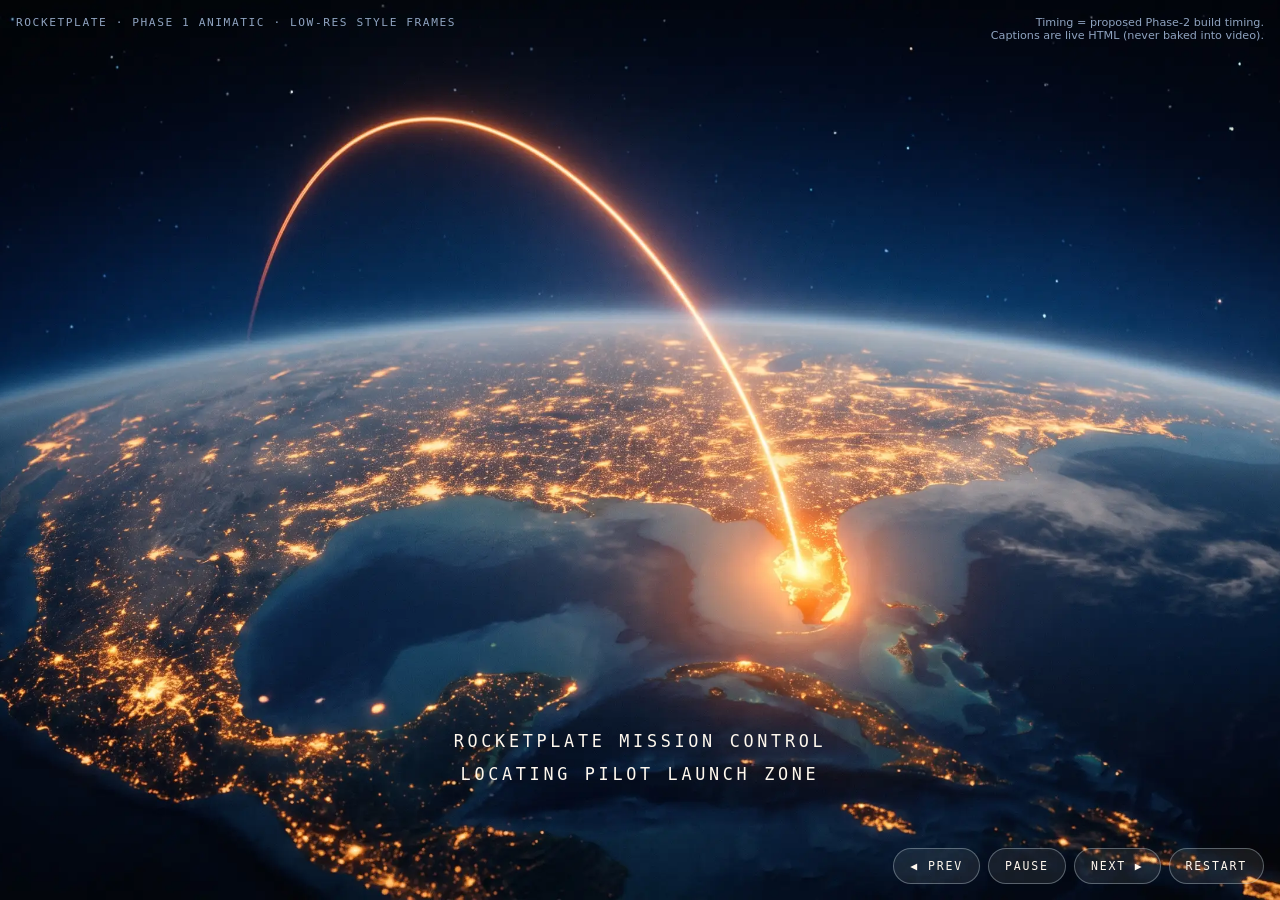
<file: context/phase1/animatic.html>
<!DOCTYPE html>
<html lang="en">
<head>
<meta charset="UTF-8">
<meta name="viewport" content="width=device-width, initial-scale=1.0">
<meta name="robots" content="noindex">
<title>RocketPlate — Phase 1 Animatic (low-res)</title>
<style>
  :root{ --navy:#0B3468; --launch:#F1502F; --cream:#FFF8EE; }
  *{margin:0;padding:0;box-sizing:border-box}
  body{background:#04101f;color:var(--cream);font-family:"Outfit",system-ui,sans-serif;height:100vh;overflow:hidden}
  #stage{position:fixed;inset:0}
  .frame{position:absolute;inset:0;background-size:cover;background-position:center;opacity:0;transition:opacity 1.1s ease}
  .frame.on{opacity:1}
  #caption{
    position:fixed;left:50%;bottom:12%;transform:translateX(-50%);text-align:center;z-index:5;
    font-family:"IBM Plex Mono",ui-monospace,monospace;font-size:clamp(.8rem,1.6vw,1.05rem);
    letter-spacing:.22em;text-transform:uppercase;color:var(--cream);
    text-shadow:0 2px 18px rgba(3,13,31,.9); white-space:pre-line; line-height:2;
  }
  #caption b{color:var(--launch)}
  #hud{position:fixed;top:16px;left:16px;z-index:5;font-family:ui-monospace,monospace;font-size:.7rem;letter-spacing:.14em;color:#8fa3c0}
  #controls{position:fixed;right:16px;bottom:16px;z-index:6;display:flex;gap:8px}
  button{
    font-family:ui-monospace,monospace;font-size:.72rem;letter-spacing:.16em;text-transform:uppercase;
    color:var(--cream);background:rgba(255,248,238,.08);border:1px solid rgba(190,204,214,.4);
    border-radius:999px;padding:10px 16px;cursor:pointer;
  }
  button:hover{border-color:#fff}
  #note{position:fixed;top:16px;right:16px;z-index:5;font-size:.7rem;color:#8fa3c0;max-width:300px;text-align:right}
</style>
</head>
<body>
<div id="stage"></div>
<div id="hud">ROCKETPLATE · PHASE 1 ANIMATIC · LOW-RES STYLE FRAMES</div>
<div id="note">Timing = proposed Phase-2 build timing.<br>Captions are live HTML (never baked into video).</div>
<div id="caption"></div>
<div id="controls">
  <button id="prev">◀ Prev</button>
  <button id="pause">Pause</button>
  <button id="next">Next ▶</button>
  <button id="restart">Restart</button>
</div>
<script>
/* Storyboard beats: [frame image, seconds, caption]. Reduced-motion → manual stepping. */
const BEATS = [
  ["frames/f1-earth.webp",          1.6, "ROCKETPLATE MISSION CONTROL\nLOCATING PILOT LAUNCH ZONE"],
  ["frames/f1-earth.webp",          2.4, "SOUTH FLORIDA IDENTIFIED\nLOCAL DINNER NETWORK ONLINE"],
  ["frames/f2-southflorida.webp",   2.0, "SOUTH FLORIDA\nPREPARING FIRST LAUNCH"],
  ["frames/f2-southflorida.webp",   1.5, "MIAMI-DADE ACQUIRED\nPILOT CORRIDOR DETECTED"],
  ["frames/f3-kendall-map.webp",    2.0, "KENDALL LAUNCH ZONE CONFIRMED\nFIRST DELIVERY MISSION PREPARING"],
  ["frames/f4b-rocky-arrival.webp", 2.5, "L.I.F.T.-3.3 ONLINE\nLOCAL KITCHENS DETECTED"],
  ["frames/f5a-lift-cockpit.webp",  2.0, "“South Florida identified. Miami-Dade acquired.\nKendall launch zone confirmed.”"],
  ["frames/f6b-cockpit-portal.webp",1.5, "PREPARING YOUR MISSION MENU"],
  ["frames/f7-food-transition.webp",2.0, "DESTINATION: DELICIOUS"],
];
const stage = document.getElementById("stage"), cap = document.getElementById("caption");
const reduced = matchMedia("(prefers-reduced-motion: reduce)").matches;
const frames = BEATS.map(([src]) => {
  const d = document.createElement("div");
  d.className = "frame"; d.style.backgroundImage = `url(${src})`;
  stage.appendChild(d); return d;
});
let i = -1, timer = null, paused = reduced; /* reduced motion: no auto-advance */
function show(n){
  i = (n + BEATS.length) % BEATS.length;
  frames.forEach((f, k) => f.classList.toggle("on", k === i));
  cap.innerHTML = BEATS[i][2].replace(/\n/g, "<br>");
  clearTimeout(timer);
  if (!paused) timer = setTimeout(() => show(i + 1), BEATS[i][1] * 1000 + 1100);
}
document.getElementById("next").onclick = () => { show(i + 1); };
document.getElementById("prev").onclick = () => { show(i - 1); };
document.getElementById("restart").onclick = () => { show(0); };
document.getElementById("pause").onclick = (e) => {
  paused = !paused; e.target.textContent = paused ? "Play" : "Pause";
  if (!paused) show(i); else clearTimeout(timer);
};
if (reduced) document.getElementById("pause").textContent = "Play";
show(0);
</script>
</body>
</html>
</file>
<file: dash.css>
/* RocketPlate dashboards — shared styles */
:root{
  /* Brand-era tokens (context/01_BRAND_GUIDE.md) */
  --navy:#1C3A6E; --navy-deep:#0B3468; --rocket-blue:#0B5E8F;
  --launch:#F1502F; --launch-deep:#C43A1B; --flame:#F28C28;
  --crimson:var(--launch); --orange:var(--flame);
  --cream:#FFF8EE; --steel:#BECCD6; --ink:#16294D; --card:#FFFDF8;
  --ok:#1a7f4b; --shadow:0 18px 50px -18px rgba(28,58,110,.28);
  --font-display:"Fraunces",Georgia,serif; --font-body:"Outfit",system-ui,sans-serif;
  --font-mono:"IBM Plex Mono",ui-monospace,monospace;
}
*{margin:0;padding:0;box-sizing:border-box}
body{font-family:var(--font-body);background:var(--cream);color:var(--ink);line-height:1.55;-webkit-font-smoothing:antialiased}
a{color:var(--rocket-blue)}
h1,h2,h3{font-family:var(--font-display);color:var(--navy);line-height:1.1}
.wrap{max-width:1080px;margin:0 auto;padding:clamp(20px,4vw,44px)}
.topbar{display:flex;align-items:center;justify-content:space-between;gap:16px;flex-wrap:wrap;margin-bottom:28px}
.brand{display:flex;align-items:center;gap:12px;font-family:var(--font-display);font-weight:700;font-size:1.3rem;color:var(--navy)}
.brand img{height:34px}
.eyebrow{font-family:var(--font-mono);font-size:.72rem;letter-spacing:.16em;text-transform:uppercase;color:var(--launch-deep)}
.muted{color:#5A6C92}
.mono{font-family:var(--font-mono)}
/* gate / cards */
.gate{max-width:420px;margin:12vh auto;background:var(--card);border-radius:20px;box-shadow:var(--shadow);border:1px solid rgba(28,58,110,.1);padding:34px}
.gate h1{font-size:1.5rem;margin-bottom:8px}
.gate p{font-size:.92rem;color:#3A4E77;margin-bottom:18px}
.field{margin-bottom:14px}
.field label{display:block;font-family:var(--font-mono);font-size:.68rem;letter-spacing:.12em;text-transform:uppercase;color:#5A6C92;margin-bottom:6px}
input,select,textarea{width:100%;padding:12px 14px;border-radius:12px;font-family:var(--font-body);font-size:1rem;border:1.5px solid rgba(28,58,110,.16);background:#fff;color:var(--ink);transition:border-color .2s,box-shadow .2s}
input:focus,select:focus,textarea:focus{outline:none;border-color:var(--rocket-blue);box-shadow:0 0 0 4px rgba(11,94,143,.12)}
.btn{display:inline-flex;align-items:center;justify-content:center;gap:8px;font-family:var(--font-body);font-weight:600;font-size:.98rem;padding:13px 22px;border-radius:999px;border:none;cursor:pointer;text-decoration:none;transition:transform .2s,box-shadow .2s,background .2s}
.btn-primary{background:var(--launch);color:#fff;font-weight:700;font-size:1.17rem;box-shadow:0 12px 28px -10px rgba(196,58,27,.5)} /* AA-large law, context/01 */
.btn-primary:hover{transform:translateY(-2px);background:#CC1F1F}
.btn-primary:disabled{opacity:.6;cursor:wait;transform:none}
.btn-ghost{background:transparent;color:var(--navy);box-shadow:inset 0 0 0 2px rgba(28,58,110,.22)}
.btn-ghost:hover{box-shadow:inset 0 0 0 2px var(--navy)}
.btn-sm{padding:9px 16px;font-size:.86rem}
.err{color:var(--launch-deep);font-size:.86rem;margin-top:10px;min-height:1.1em}
.ok{color:var(--ok);font-size:.86rem;margin-top:10px;min-height:1.1em}
/* stat cards */
.stat-grid{display:grid;grid-template-columns:repeat(auto-fit,minmax(160px,1fr));gap:16px;margin-bottom:26px}
.stat{background:var(--card);border-radius:16px;border:1px solid rgba(28,58,110,.09);box-shadow:0 10px 30px -16px rgba(28,58,110,.25);padding:20px 22px}
.stat .n{font-family:var(--font-display);font-weight:700;font-size:2.2rem;color:var(--navy);line-height:1}
.stat .l{font-family:var(--font-mono);font-size:.7rem;letter-spacing:.1em;text-transform:uppercase;color:#5A6C92;margin-top:6px}
.stat.hot .n{color:var(--crimson)}
.stat.warm .n{color:var(--launch-deep)}
/* panels */
.panel{background:var(--card);border-radius:18px;border:1px solid rgba(28,58,110,.09);box-shadow:0 10px 30px -16px rgba(28,58,110,.22);padding:24px;margin-bottom:22px}
.panel h2{font-size:1.15rem;margin-bottom:16px;display:flex;align-items:center;justify-content:space-between;gap:12px}
.panel h2 .cnt{font-family:var(--font-mono);font-size:.72rem;color:#5A6C92;font-weight:400}
/* bar rows */
.bars{display:flex;flex-direction:column;gap:9px}
.bar-row{display:grid;grid-template-columns:130px 1fr 44px;align-items:center;gap:12px;font-size:.88rem}
.bar-row .track{background:rgba(28,58,110,.08);border-radius:99px;height:12px;overflow:hidden}
.bar-row .fill{height:100%;border-radius:99px;background:linear-gradient(90deg,var(--rocket-blue),var(--orange))}
.bar-row .v{font-family:var(--font-mono);font-size:.8rem;text-align:right;color:var(--navy)}
.bar-row .k{color:#3A4E77;white-space:nowrap;overflow:hidden;text-overflow:ellipsis}
/* tables */
.tbl{width:100%;border-collapse:collapse;font-size:.85rem}
.tbl th{text-align:left;font-family:var(--font-mono);font-size:.66rem;letter-spacing:.08em;text-transform:uppercase;color:#5A6C92;padding:8px 10px;border-bottom:2px solid rgba(28,58,110,.12)}
.tbl td{padding:9px 10px;border-bottom:1px dashed rgba(28,58,110,.12);color:#3A4E77}
.tbl tr:hover td{background:rgba(242,140,40,.05)}
.tag{display:inline-block;font-family:var(--font-mono);font-size:.66rem;letter-spacing:.06em;padding:3px 9px;border-radius:99px;background:rgba(11,94,143,.1);color:var(--rocket-blue)}
.tag.priority{background:rgba(242,140,40,.15);color:#b8641a}
.tag.nearby{background:rgba(11,94,143,.12);color:var(--rocket-blue)}
.tag.not_yet{background:rgba(28,58,110,.08);color:#5A6C92}
.scroll-x{overflow-x:auto}
.chip-group{display:flex;flex-wrap:wrap;gap:8px}
.chip-group label{display:inline-flex;align-items:center;gap:6px;cursor:pointer;font-size:.88rem;border:1.5px solid rgba(28,58,110,.16);border-radius:999px;padding:8px 14px;background:#fff;transition:all .18s}
.chip-group input{position:absolute;opacity:0;width:0;height:0}
.chip-group label:has(input:checked){background:var(--navy);color:#fff;border-color:var(--navy)}
.consent{display:flex;gap:10px;align-items:flex-start;font-size:.88rem;color:#3A4E77;cursor:pointer;margin-top:6px}
.consent input{width:18px;height:18px;margin-top:2px;accent-color:var(--crimson);flex-shrink:0}
.row2{display:grid;grid-template-columns:1fr 1fr;gap:14px}
@media(max-width:560px){.row2{grid-template-columns:1fr}.bar-row{grid-template-columns:100px 1fr 40px}}
.loading{text-align:center;padding:40px;color:#5A6C92;font-family:var(--font-mono);font-size:.85rem}
</file>
